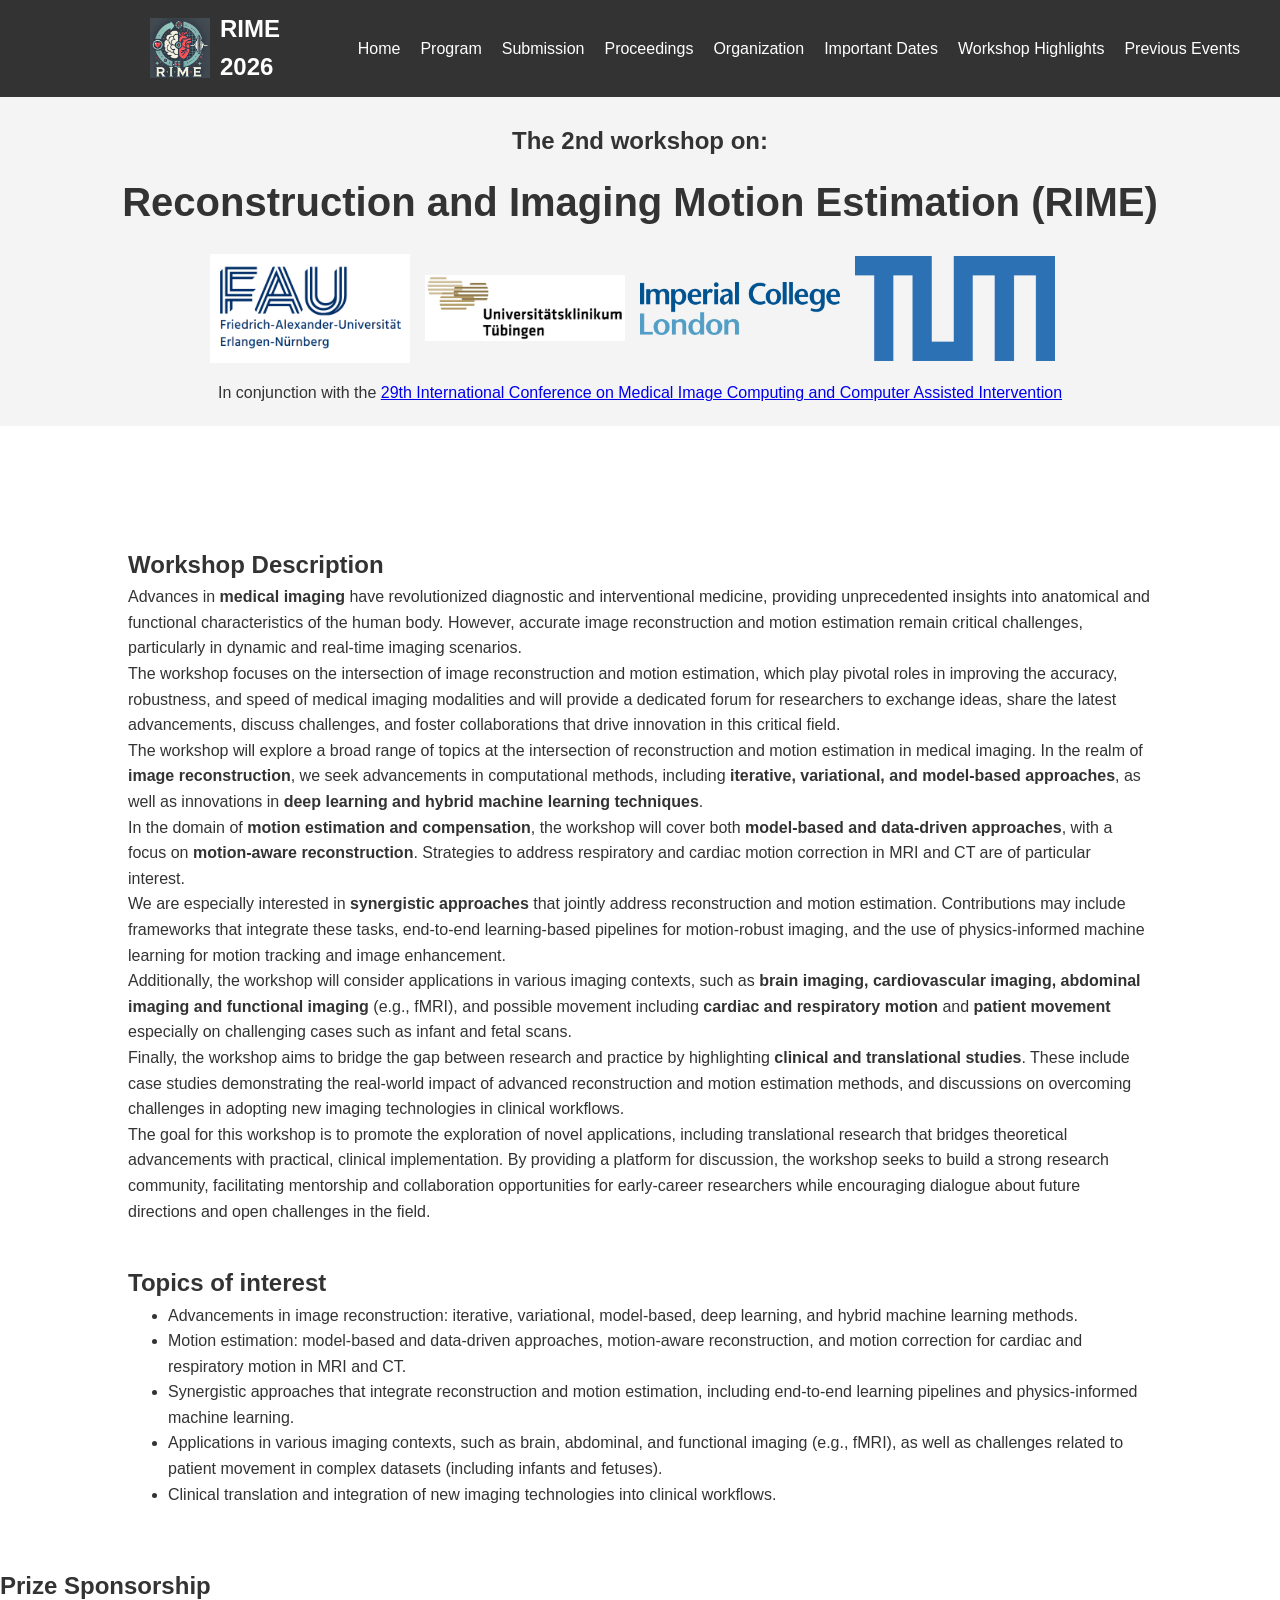
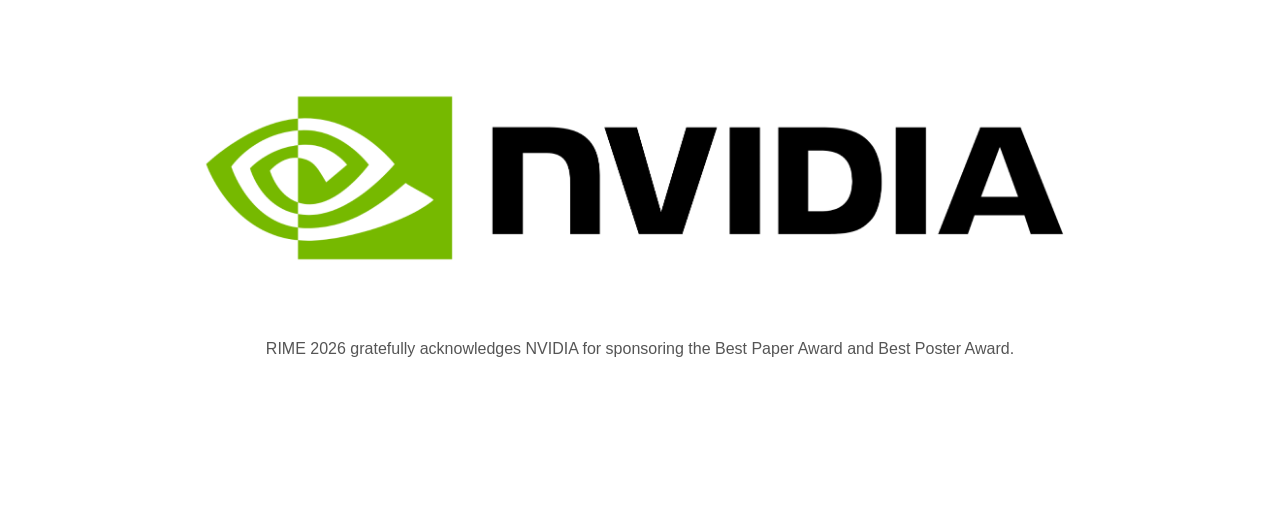
<file: index.html>
<!DOCTYPE html>
<html lang="en">
<head>
  <meta charset="UTF-8" />
  <meta name="viewport" content="width=device-width, initial-scale=1.0" />
  <title>RIME 2026</title>
  <link rel="stylesheet" href="/style.css" />
</head>
<body>
  <header>
    <nav>
      <div class="logo">
          <a href="/index.html">
    <img src="2026/images/RIME_logo.png" alt="RIME_logo" class="logo-img">
    RIME 2026 </a>
      </div>
      <ul class="nav-links">
        <li><a href="/index.html">Home</a></li>
        <li><a href="2026/program.html">Program</a></li>
        <li><a href="2026/submission.html">Submission</a></li>
        <li><a href="2026/proceedings.html">Proceedings</a></li>
        <li><a href="2026/organization.html">Organization</a></li>
        <li><a href="2026/dates.html">Important Dates</a></li>
        <li><a href="2026/highlights2026.html">Workshop Highlights</a></li>
        <li class="dropdown">
          <a href="#">Previous Events</a>
          <ul class="dropdown-menu">
            <li><a href="/2025/index.html">2025</a></li>
          </ul>
        </li>
      </ul>
    </nav>
  </header>


  <header class="main-header">
      <h2>The 2nd workshop on:</h2>
  <h1>Reconstruction and Imaging Motion Estimation (RIME)</h1>
    <div class="logo-container">
      <!-- Replace these with your actual logo image paths -->
      <a href="https://www.fau.eu/" target="_blank" rel="noopener noreferrer">
      <img src="2026/images/image_FAU.png" alt="FAU" style="width:200px; margin-right: 15px;">
      </a>
      <a href="https://www.medizin.uni-tuebingen.de/de/" target="_blank" rel="noopener noreferrer">
      <img src="2026/images/Logo_UKT.jpg" alt="UTK" style="width:200px;margin-right: 15px;">
      </a>
      <a href="https://www.imperial.ac.uk/" target="_blank" rel="noopener noreferrer">
      <img src="2026/images/Logo_for_Imperial_College_London.png" alt="Imperial" style="width:200px;margin-right: 15px;">
      </a>
      <a href="https://www.tum.de/" target="_blank" rel="noopener noreferrer">
      <img src="2026/images/Logo_of_the_Technical_University_of_Munich.svg.png" alt="TUM" style="width:200px;margin-right: 15px;">
      </a>
      <!--<a href="https://www.tum.de/" target="_blank" rel="noopener noreferrer">
      <img src="logo2.png" alt="TUM" class="logo" />
      You can add more logos as needed -->
    </div>
        <p>In conjunction with the <a href="https://conferences.miccai.org/2026/en/default.asp" target="_blank">29th International Conference on Medical Image Computing and Computer Assisted Intervention</a></p>
  </header>


 <!-- <section class="content">
    <div class="container">
          <p class="justified-text">Advances in medical imaging have revolutionized healthcare, offering detailed insights into anatomical and functional processes. However, accurate image reconstruction and motion estimation remain critical challenges, particularly in dynamic and real-time imaging. This workshop focuses on the intersection of reconstruction and motion estimation, exploring their pivotal roles in enhancing the accuracy, robustness, and speed of medical imaging modalities.
We aim to foster discussions on a wide range of topics, including computational methods for image reconstruction, innovations in machine learning, and model-based and data-driven approaches for motion estimation and compensation. Special emphasis will be placed on synergistic frameworks that integrate reconstruction and motion estimation tasks, as well as translational research highlighting clinical applications.
By bringing together researchers, clinicians, and industry experts, this workshop seeks to bridge the gap between theoretical advancements and clinical practice, promote collaboration, and inspire the next generation of innovators in medical imaging.</p>
    </div>
  </section> -->

    <section class="about">
    <div class="container">
      <h2>Workshop Description</h2>
   <p>
    Advances in <span class="highlight">medical imaging</span> have revolutionized diagnostic and interventional medicine, 
     providing unprecedented insights into anatomical and functional characteristics of the human body. However, 
     accurate image reconstruction and motion estimation remain critical challenges, particularly in dynamic and real-time imaging scenarios.
  <br>
    The workshop focuses on the intersection of image reconstruction and motion estimation, which play pivotal roles in improving the accuracy, 
     robustness, and speed of medical imaging modalities and will provide a dedicated forum for researchers to exchange ideas, share the latest advancements, 
     discuss challenges, and foster collaborations that drive innovation in this critical field.
  <br>
    The workshop will explore a broad range of topics at the intersection of reconstruction and motion estimation in medical imaging. 
     In the realm of <span class="highlight">image reconstruction</span>, we seek advancements in computational methods, including <span class="highlight">iterative, variational, 
       and model-based approaches</span>, as well as innovations in <span class="highlight">deep learning and hybrid machine learning techniques</span>.
  <br>
    In the domain of <span class="highlight">motion estimation and compensation</span>, the workshop will cover both <span class="highlight">model-based and data-driven approaches</span>, 
       with a focus on <span class="highlight">motion-aware reconstruction</span>. Strategies to address respiratory and cardiac motion correction in MRI and CT are of particular interest.
  <br>
    We are especially interested in <span class="highlight">synergistic approaches</span> that jointly address reconstruction and motion estimation. 
       Contributions may include frameworks that integrate these tasks, end-to-end learning-based pipelines for motion-robust imaging, 
       and the use of physics-informed machine learning for motion tracking and image enhancement.
  <br>
    Additionally, the workshop will consider applications in various imaging contexts, such as <span class="highlight">brain imaging, cardiovascular imaging, 
       abdominal imaging and functional imaging</span> (e.g., fMRI), and possible movement including <span class="highlight">cardiac and respiratory motion</span> 
     and <span class="highlight">patient movement</span> especially on challenging cases such as infant and fetal scans.
  <br>
    Finally, the workshop aims to bridge the gap between research and practice by highlighting <span class="highlight">clinical and translational studies</span>. 
       These include case studies demonstrating the real-world impact of advanced reconstruction and motion estimation methods, 
       and discussions on overcoming challenges in adopting new imaging technologies in clinical workflows.
  <br>
    The goal for this workshop is to promote the exploration of novel applications, including translational research that bridges 
       theoretical advancements with practical, clinical implementation. By providing a platform for discussion, 
       the workshop seeks to build a strong research community, facilitating mentorship and collaboration opportunities for 
       early-career researchers while encouraging dialogue about future directions and open challenges in the field.
  </p>
      
    <h2>Topics of interest</h2>
    <ul style="list-style-type: disc; padding-left: 40px;">
      <li>
        Advancements in image reconstruction: iterative, variational, model-based, deep learning, and hybrid machine learning methods.
      </li>
      <li>
        Motion estimation: model-based and data-driven approaches, motion-aware reconstruction, and motion correction for cardiac and respiratory motion in MRI and CT.
      </li>
      <li>
        Synergistic approaches that integrate reconstruction and motion estimation, including end-to-end learning pipelines and physics-informed machine learning.
      </li>
      <li>
        Applications in various imaging contexts, such as brain, abdominal, and functional imaging (e.g., fMRI), as well as challenges related to patient movement in complex datasets (including infants and fetuses).
      </li>
      <li>
        Clinical translation and integration of new imaging technologies into clinical workflows.
      </li>
    </ul>


      
  </div>
    



<h2>Prize Sponsorship</h2>
<div class="sponsor">
  <img
    src="/2026/images/nvidia_logo.png"
    alt="NVIDIA logo"
    class="sponsor-logo"
  >

  <div class="info">
    <p>
      RIME 2026 gratefully acknowledges NVIDIA for sponsoring the
      Best Paper Award and Best Poster Award.
    </p>
  </div>
</div>

    <br><br><br><br>
    </div>

</section>
</div>
</body>
</html>
</file>
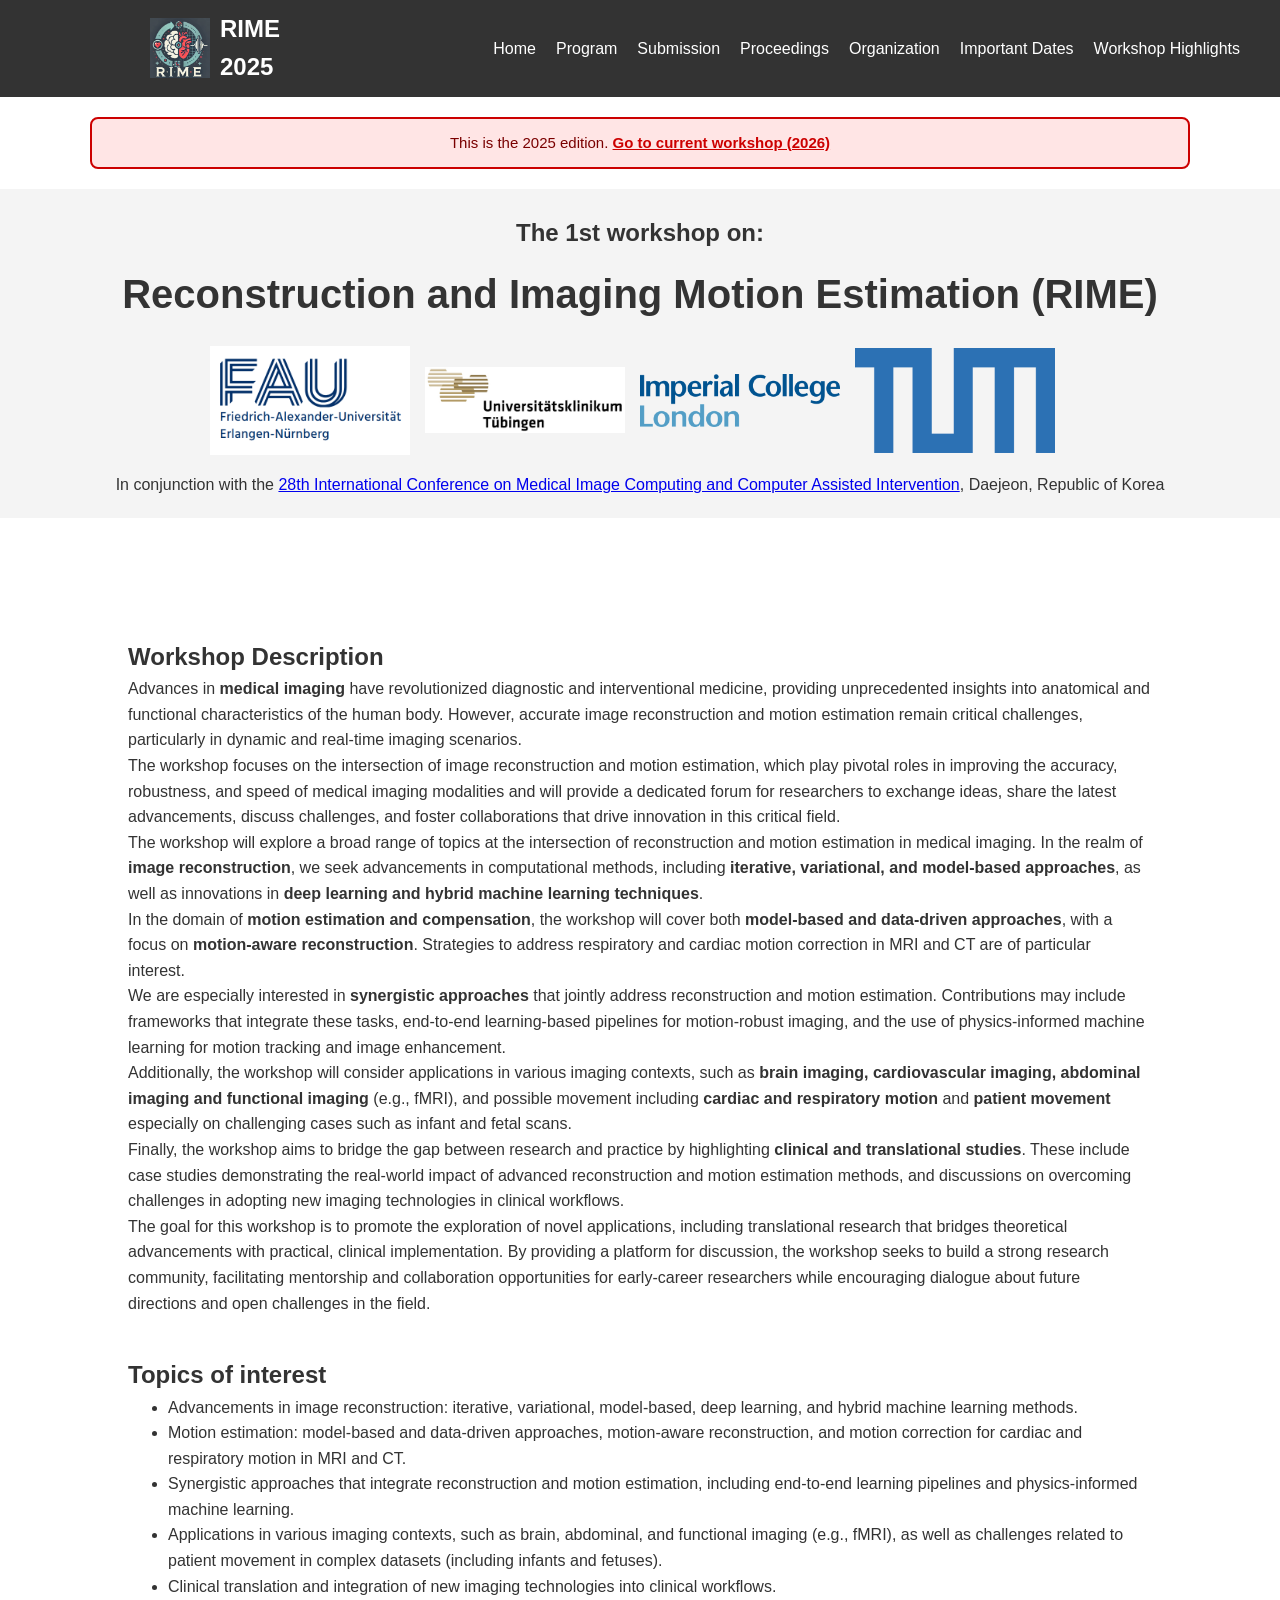
<file: 2025/index.html>
<!DOCTYPE html>
<html lang="en">
<head>
  <meta charset="UTF-8" />
  <meta name="viewport" content="width=device-width, initial-scale=1.0" />
  <title>RIME 2025</title>
  <link rel="stylesheet" href="style.css" />
</head>
<body>
  <header>
    <nav>
      <div class="logo">
          <a href="index.html">
    <img src="images/RIME_logo.png" alt="RIME_logo" class="logo-img">
    RIME 2025 </a>
      </div>
      <ul class="nav-links">
        <li><a href="index.html">Home</a></li>
        <li><a href="program.html">Program</a></li>
        <li><a href="submission.html">Submission</a></li>
        <li><a href="proceedings.html">Proceedings</a></li>
        <li><a href="organization.html">Organization</a></li>
        <li><a href="dates.html">Important Dates</a></li>
        <li><a href="highlights2025.html">Workshop Highlights</a></li>
      </ul>
    </nav>
  </header>

    <div class="archive-banner">
  This is the 2025 edition. 
  <a href="/index.html">Go to current workshop (2026)</a>
</div>

  <header class="main-header">
      <h2>The 1st workshop on:</h2>
  <h1>Reconstruction and Imaging Motion Estimation (RIME)</h1>
    <div class="logo-container">
      <!-- Replace these with your actual logo image paths -->
      <a href="https://www.fau.eu/" target="_blank" rel="noopener noreferrer">
      <img src="images/image_FAU.png" alt="FAU" style="width:200px; margin-right: 15px;">
      </a>
      <a href="https://www.medizin.uni-tuebingen.de/de/" target="_blank" rel="noopener noreferrer">
      <img src="images/Logo_UKT.jpg" alt="UTK" style="width:200px;margin-right: 15px;">
      </a>
      <a href="https://www.imperial.ac.uk/" target="_blank" rel="noopener noreferrer">
      <img src="images/Logo_for_Imperial_College_London.png" alt="Imperial" style="width:200px;margin-right: 15px;">
      </a>
      <a href="https://www.tum.de/" target="_blank" rel="noopener noreferrer">
      <img src="images/Logo_of_the_Technical_University_of_Munich.svg.png" alt="TUM" style="width:200px;margin-right: 15px;">
      </a>
      <!--<a href="https://www.tum.de/" target="_blank" rel="noopener noreferrer">
      <img src="logo2.png" alt="TUM" class="logo" />
      You can add more logos as needed -->
    </div>
        <p>In conjunction with the <a href="https://conferences.miccai.org/2025/en/default.asp" target="_blank">28th International Conference on Medical Image Computing and Computer Assisted Intervention</a>, Daejeon, Republic of Korea</p>
  </header>


 <!-- <section class="content">
    <div class="container">
          <p class="justified-text">Advances in medical imaging have revolutionized healthcare, offering detailed insights into anatomical and functional processes. However, accurate image reconstruction and motion estimation remain critical challenges, particularly in dynamic and real-time imaging. This workshop focuses on the intersection of reconstruction and motion estimation, exploring their pivotal roles in enhancing the accuracy, robustness, and speed of medical imaging modalities.
We aim to foster discussions on a wide range of topics, including computational methods for image reconstruction, innovations in machine learning, and model-based and data-driven approaches for motion estimation and compensation. Special emphasis will be placed on synergistic frameworks that integrate reconstruction and motion estimation tasks, as well as translational research highlighting clinical applications.
By bringing together researchers, clinicians, and industry experts, this workshop seeks to bridge the gap between theoretical advancements and clinical practice, promote collaboration, and inspire the next generation of innovators in medical imaging.</p>
    </div>
  </section> -->

    <section class="about">
    <div class="container">
      <h2>Workshop Description</h2>
   <p>
    Advances in <span class="highlight">medical imaging</span> have revolutionized diagnostic and interventional medicine, 
     providing unprecedented insights into anatomical and functional characteristics of the human body. However, 
     accurate image reconstruction and motion estimation remain critical challenges, particularly in dynamic and real-time imaging scenarios.
  <br>
    The workshop focuses on the intersection of image reconstruction and motion estimation, which play pivotal roles in improving the accuracy, 
     robustness, and speed of medical imaging modalities and will provide a dedicated forum for researchers to exchange ideas, share the latest advancements, 
     discuss challenges, and foster collaborations that drive innovation in this critical field.
  <br>
    The workshop will explore a broad range of topics at the intersection of reconstruction and motion estimation in medical imaging. 
     In the realm of <span class="highlight">image reconstruction</span>, we seek advancements in computational methods, including <span class="highlight">iterative, variational, 
       and model-based approaches</span>, as well as innovations in <span class="highlight">deep learning and hybrid machine learning techniques</span>.
  <br>
    In the domain of <span class="highlight">motion estimation and compensation</span>, the workshop will cover both <span class="highlight">model-based and data-driven approaches</span>, 
       with a focus on <span class="highlight">motion-aware reconstruction</span>. Strategies to address respiratory and cardiac motion correction in MRI and CT are of particular interest.
  <br>
    We are especially interested in <span class="highlight">synergistic approaches</span> that jointly address reconstruction and motion estimation. 
       Contributions may include frameworks that integrate these tasks, end-to-end learning-based pipelines for motion-robust imaging, 
       and the use of physics-informed machine learning for motion tracking and image enhancement.
  <br>
    Additionally, the workshop will consider applications in various imaging contexts, such as <span class="highlight">brain imaging, cardiovascular imaging, 
       abdominal imaging and functional imaging</span> (e.g., fMRI), and possible movement including <span class="highlight">cardiac and respiratory motion</span> 
     and <span class="highlight">patient movement</span> especially on challenging cases such as infant and fetal scans.
  <br>
    Finally, the workshop aims to bridge the gap between research and practice by highlighting <span class="highlight">clinical and translational studies</span>. 
       These include case studies demonstrating the real-world impact of advanced reconstruction and motion estimation methods, 
       and discussions on overcoming challenges in adopting new imaging technologies in clinical workflows.
  <br>
    The goal for this workshop is to promote the exploration of novel applications, including translational research that bridges 
       theoretical advancements with practical, clinical implementation. By providing a platform for discussion, 
       the workshop seeks to build a strong research community, facilitating mentorship and collaboration opportunities for 
       early-career researchers while encouraging dialogue about future directions and open challenges in the field.
  </p>
      
    <h2>Topics of interest</h2>
    <ul style="list-style-type: disc; padding-left: 40px;">
      <li>
        Advancements in image reconstruction: iterative, variational, model-based, deep learning, and hybrid machine learning methods.
      </li>
      <li>
        Motion estimation: model-based and data-driven approaches, motion-aware reconstruction, and motion correction for cardiac and respiratory motion in MRI and CT.
      </li>
      <li>
        Synergistic approaches that integrate reconstruction and motion estimation, including end-to-end learning pipelines and physics-informed machine learning.
      </li>
      <li>
        Applications in various imaging contexts, such as brain, abdominal, and functional imaging (e.g., fMRI), as well as challenges related to patient movement in complex datasets (including infants and fetuses).
      </li>
      <li>
        Clinical translation and integration of new imaging technologies into clinical workflows.
      </li>
    </ul>
  </div>
    </div>
  </section>
  
<!--  <footer>
    <p>&copy; 2024 MMM I. All Rights Reserved.</p>
  </footer> -->
</body>
</html>
</file>
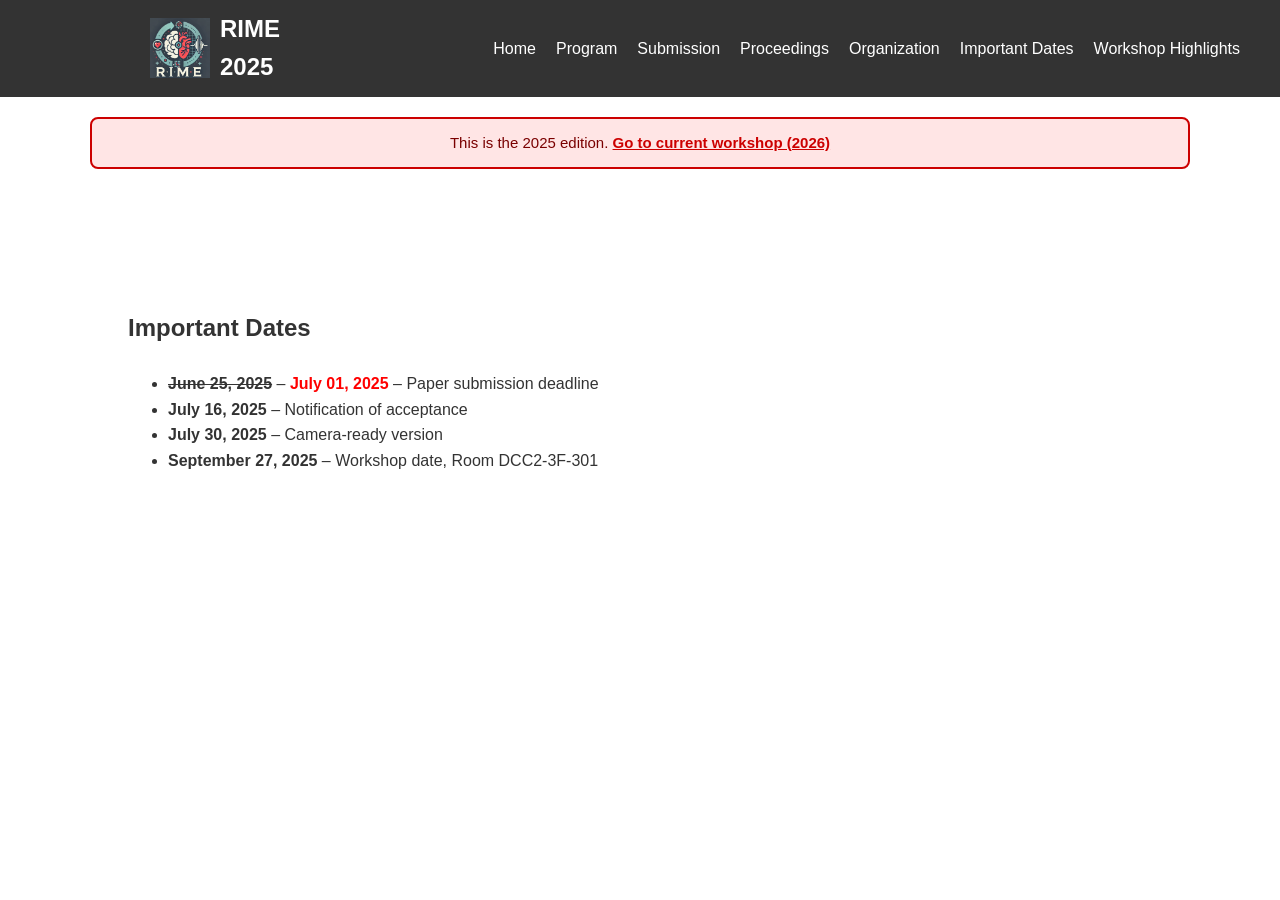
<file: 2025/dates.html>
<!DOCTYPE html>
<html lang="en">
<head>
  <meta charset="UTF-8" />
  <meta name="viewport" content="width=device-width, initial-scale=1.0" />
  <title>RIME 2025 - Important Dates</title>
  <link rel="stylesheet" href="style.css" />
</head>
<body>
  <header>
    <nav>
      <div class="logo">
   <a href="index.html">
    <img src="images/RIME_logo.png" alt="RIME_logo" class="logo-img">
    RIME 2025 </a>      </div>
      <ul class="nav-links">
        <li><a href="index.html">Home</a></li>
        <li><a href="program.html">Program</a></li>
        <li><a href="submission.html">Submission</a></li>
        <li><a href="proceedings.html">Proceedings</a></li>
        <li><a href="organization.html">Organization</a></li>
        <li><a href="dates.html">Important Dates</a></li>
        <li><a href="highlights2025.html">Workshop Highlights</a></li>
      </ul>
    </nav>
  </header>

    <div class="archive-banner">
  This is the 2025 edition. 
  <a href="/index.html">Go to current workshop (2026)</a>
</div>

  <section class="about">
    <div class="container">
      <p>
<h2>Important Dates</h2>
<ul style="list-style-type: disc; padding-left: 40px; margin-top: 1.5em;">
  <li><strong><del>June 25, 2025</del></strong> – 
  <span style="color: red;"><strong>July 01, 2025</strong></span> – Paper submission deadline</li>
  <li><strong>July 16, 2025</strong> – Notification of acceptance</li>
  <li><strong>July 30, 2025</strong> – Camera-ready version</li>
  <li><strong>September 27, 2025</strong> – Workshop date, Room DCC2-3F-301</li>
</ul>
      </p>
    </div>
  </section>

  <!--<footer>
    <p>&copy; 2024 MMM I. All Rights Reserved.</p>
  </footer>-->
</body>
</html>
</file>
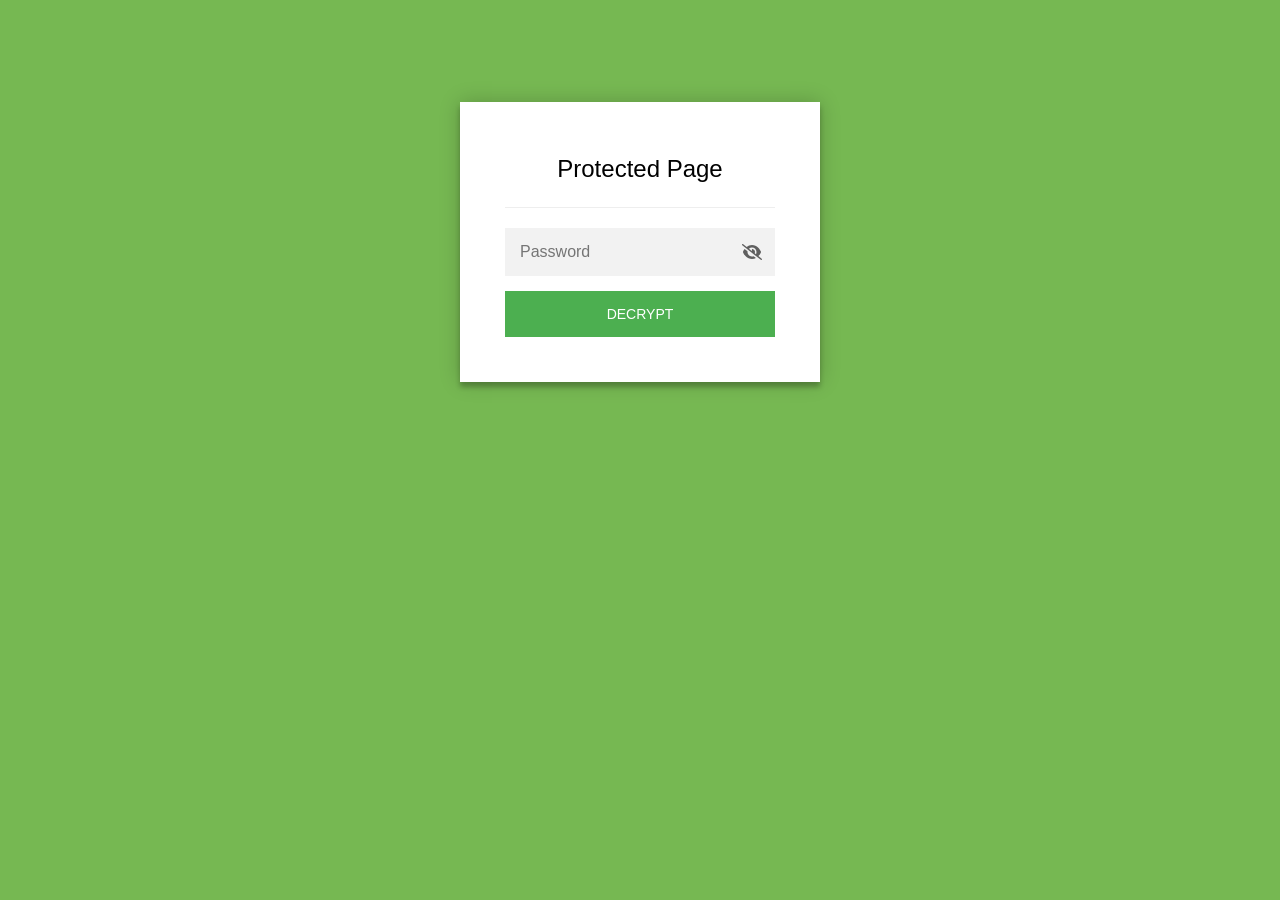
<file: 2025/encrypted.html>
<!DOCTYPE html>
<html class="staticrypt-html">
    <head>
        <meta charset="utf-8" />
        <title>Protected Page</title>
        <meta name="viewport" content="width=device-width, initial-scale=1" />

        <!-- do not cache this page -->
        <meta http-equiv="cache-control" content="max-age=0" />
        <meta http-equiv="cache-control" content="no-cache" />
        <meta http-equiv="expires" content="0" />
        <meta http-equiv="expires" content="Tue, 01 Jan 1980 1:00:00 GMT" />
        <meta http-equiv="pragma" content="no-cache" />

        <style>
            .staticrypt-hr {
                margin-top: 20px;
                margin-bottom: 20px;
                border: 0;
                border-top: 1px solid #eee;
            }

            .staticrypt-page {
                width: 360px;
                padding: 8% 0 0;
                margin: auto;
                box-sizing: border-box;
            }

            .staticrypt-form {
                position: relative;
                z-index: 1;
                background: #ffffff;
                max-width: 360px;
                margin: 0 auto 100px;
                padding: 45px;
                text-align: center;
                box-shadow: 0 0 20px 0 rgba(0, 0, 0, 0.2), 0 5px 5px 0 rgba(0, 0, 0, 0.24);
            }

            .staticrypt-form input[type="password"],
            input[type="text"] {
                background: inherit;
                border: 0;
                box-sizing: border-box; /* This ensures padding is included in the total width */
                font-size: 14px;
                outline: 0;
                padding: 15px 30px 15px 15px; /* Adjust the padding to ensure there is space for the icon */
                width: 100%;
            }

            .staticrypt-password-container {
                position: relative;
                outline: 0;
                background: #f2f2f2;
                width: 100%;
                border: 0;
                margin: 0 0 15px;
                box-sizing: border-box;
            }

            .staticrypt-toggle-password-visibility {
                cursor: pointer;
                height: 20px;
                opacity: 60%;
                padding: 13px;
                position: absolute;
                right: 0;
                top: 50%;
                transform: translateY(-50%);
                width: 20px;
            }

            .staticrypt-form .staticrypt-decrypt-button {
                text-transform: uppercase;
                outline: 0;
                background: #4CAF50;
                width: 100%;
                border: 0;
                padding: 15px;
                color: #ffffff;
                font-size: 14px;
                cursor: pointer;
            }

            .staticrypt-form .staticrypt-decrypt-button:hover,
            .staticrypt-form .staticrypt-decrypt-button:active,
            .staticrypt-form .staticrypt-decrypt-button:focus {
                background: #4CAF50;
                filter: brightness(92%);
            }

            .staticrypt-html {
                height: 100%;
            }

            .staticrypt-body {
                height: 100%;
                margin: 0;
            }

            .staticrypt-content {
                height: 100%;
                margin-bottom: 1em;
                background: #76B852;
                font-family: "Arial", sans-serif;
                -webkit-font-smoothing: antialiased;
                -moz-osx-font-smoothing: grayscale;
            }

            .staticrypt-instructions {
                margin-top: -1em;
                margin-bottom: 1em;
            }

            .staticrypt-title {
                font-size: 1.5em;
            }

            label.staticrypt-remember {
                display: flex;
                align-items: center;
                margin-bottom: 1em;
            }

            .staticrypt-remember input[type="checkbox"] {
                transform: scale(1.5);
                margin-right: 1em;
            }

            .hidden {
                display: none !important;
            }

            .staticrypt-spinner-container {
                height: 100%;
                display: flex;
                align-items: center;
                justify-content: center;
            }

            .staticrypt-spinner {
                display: inline-block;
                width: 2rem;
                height: 2rem;
                vertical-align: text-bottom;
                border: 0.25em solid gray;
                border-right-color: transparent;
                border-radius: 50%;
                -webkit-animation: spinner-border 0.75s linear infinite;
                animation: spinner-border 0.75s linear infinite;
                animation-duration: 0.75s;
                animation-timing-function: linear;
                animation-delay: 0s;
                animation-iteration-count: infinite;
                animation-direction: normal;
                animation-fill-mode: none;
                animation-play-state: running;
                animation-name: spinner-border;
            }

            @keyframes spinner-border {
                100% {
                    transform: rotate(360deg);
                }
            }

            @media screen and (-webkit-min-device-pixel-ratio: 0) {
                .staticrypt-form input[type="password"],
                input[type="text"] {
                    font-size: 16px;
                }
            }
        </style>
    </head>

    <body class="staticrypt-body">
        <div id="staticrypt_loading" class="staticrypt-spinner-container">
            <div class="staticrypt-spinner"></div>
        </div>

        <div id="staticrypt_content" class="staticrypt-content hidden">
            <div class="staticrypt-page">
                <div class="staticrypt-form">
                    <div class="staticrypt-instructions">
                        <p class="staticrypt-title">Protected Page</p>
                        <p></p>
                    </div>

                    <hr class="staticrypt-hr" />

                    <form id="staticrypt-form" action="#" method="post">
                        <div class="staticrypt-password-container">
                            <input
                                id="staticrypt-password"
                                type="password"
                                name="password"
                                placeholder="Password"
                                autofocus
                            />

                            <img
                                class="staticrypt-toggle-password-visibility"
                                alt="template_toggle_show"
                                title="template_toggle_show"
                                src="[data-uri]"
                            />
                        </div>

                        <label id="staticrypt-remember-label" class="staticrypt-remember hidden">
                            <input id="staticrypt-remember" type="checkbox" name="remember" />
                            Remember me
                        </label>

                        <input type="submit" class="staticrypt-decrypt-button" value="DECRYPT" />
                    </form>
                </div>
            </div>
        </div>

        <script>
            // these variables will be filled when generating the file - the template format is 'variable_name'
            const staticryptInitiator = 
            ((function(){
  const exports = {};
  const cryptoEngine = ((function(){
  const exports = {};
  const { subtle } = crypto;

const IV_BITS = 16 * 8;
const HEX_BITS = 4;
const ENCRYPTION_ALGO = "AES-CBC";

/**
 * Translates between utf8 encoded hexadecimal strings
 * and Uint8Array bytes.
 */
const HexEncoder = {
    /**
     * hex string -> bytes
     * @param {string} hexString
     * @returns {Uint8Array}
     */
    parse: function (hexString) {
        if (hexString.length % 2 !== 0) throw "Invalid hexString";
        const arrayBuffer = new Uint8Array(hexString.length / 2);

        for (let i = 0; i < hexString.length; i += 2) {
            const byteValue = parseInt(hexString.substring(i, i + 2), 16);
            if (isNaN(byteValue)) {
                throw "Invalid hexString";
            }
            arrayBuffer[i / 2] = byteValue;
        }
        return arrayBuffer;
    },

    /**
     * bytes -> hex string
     * @param {Uint8Array} bytes
     * @returns {string}
     */
    stringify: function (bytes) {
        const hexBytes = [];

        for (let i = 0; i < bytes.length; ++i) {
            let byteString = bytes[i].toString(16);
            if (byteString.length < 2) {
                byteString = "0" + byteString;
            }
            hexBytes.push(byteString);
        }
        return hexBytes.join("");
    },
};

/**
 * Translates between utf8 strings and Uint8Array bytes.
 */
const UTF8Encoder = {
    parse: function (str) {
        return new TextEncoder().encode(str);
    },

    stringify: function (bytes) {
        return new TextDecoder().decode(bytes);
    },
};

/**
 * Salt and encrypt a msg with a password.
 */
async function encrypt(msg, hashedPassword) {
    // Must be 16 bytes, unpredictable, and preferably cryptographically random. However, it need not be secret.
    // https://developer.mozilla.org/en-US/docs/Web/API/SubtleCrypto/encrypt#parameters
    const iv = crypto.getRandomValues(new Uint8Array(IV_BITS / 8));

    const key = await subtle.importKey("raw", HexEncoder.parse(hashedPassword), ENCRYPTION_ALGO, false, ["encrypt"]);

    const encrypted = await subtle.encrypt(
        {
            name: ENCRYPTION_ALGO,
            iv: iv,
        },
        key,
        UTF8Encoder.parse(msg)
    );

    // iv will be 32 hex characters, we prepend it to the ciphertext for use in decryption
    return HexEncoder.stringify(iv) + HexEncoder.stringify(new Uint8Array(encrypted));
}
exports.encrypt = encrypt;

/**
 * Decrypt a salted msg using a password.
 *
 * @param {string} encryptedMsg
 * @param {string} hashedPassword
 * @returns {Promise<string>}
 */
async function decrypt(encryptedMsg, hashedPassword) {
    const ivLength = IV_BITS / HEX_BITS;
    const iv = HexEncoder.parse(encryptedMsg.substring(0, ivLength));
    const encrypted = encryptedMsg.substring(ivLength);

    const key = await subtle.importKey("raw", HexEncoder.parse(hashedPassword), ENCRYPTION_ALGO, false, ["decrypt"]);

    const outBuffer = await subtle.decrypt(
        {
            name: ENCRYPTION_ALGO,
            iv: iv,
        },
        key,
        HexEncoder.parse(encrypted)
    );

    return UTF8Encoder.stringify(new Uint8Array(outBuffer));
}
exports.decrypt = decrypt;

/**
 * Salt and hash the password so it can be stored in localStorage without opening a password reuse vulnerability.
 *
 * @param {string} password
 * @param {string} salt
 * @returns {Promise<string>}
 */
async function hashPassword(password, salt) {
    // we hash the password in multiple steps, each adding more iterations. This is because we used to allow less
    // iterations, so for backward compatibility reasons, we need to support going from that to more iterations.
    let hashedPassword = await hashLegacyRound(password, salt);

    hashedPassword = await hashSecondRound(hashedPassword, salt);

    return hashThirdRound(hashedPassword, salt);
}
exports.hashPassword = hashPassword;

/**
 * This hashes the password with 1k iterations. This is a low number, we need this function to support backwards
 * compatibility.
 *
 * @param {string} password
 * @param {string} salt
 * @returns {Promise<string>}
 */
function hashLegacyRound(password, salt) {
    return pbkdf2(password, salt, 1000, "SHA-1");
}
exports.hashLegacyRound = hashLegacyRound;

/**
 * Add a second round of iterations. This is because we used to use 1k, so for backwards compatibility with
 * remember-me/autodecrypt links, we need to support going from that to more iterations.
 *
 * @param hashedPassword
 * @param salt
 * @returns {Promise<string>}
 */
function hashSecondRound(hashedPassword, salt) {
    return pbkdf2(hashedPassword, salt, 14000, "SHA-256");
}
exports.hashSecondRound = hashSecondRound;

/**
 * Add a third round of iterations to bring total number to 600k. This is because we used to use 1k, then 15k, so for
 * backwards compatibility with remember-me/autodecrypt links, we need to support going from that to more iterations.
 *
 * @param hashedPassword
 * @param salt
 * @returns {Promise<string>}
 */
function hashThirdRound(hashedPassword, salt) {
    return pbkdf2(hashedPassword, salt, 585000, "SHA-256");
}
exports.hashThirdRound = hashThirdRound;

/**
 * Salt and hash the password so it can be stored in localStorage without opening a password reuse vulnerability.
 *
 * @param {string} password
 * @param {string} salt
 * @param {int} iterations
 * @param {string} hashAlgorithm
 * @returns {Promise<string>}
 */
async function pbkdf2(password, salt, iterations, hashAlgorithm) {
    const key = await subtle.importKey("raw", UTF8Encoder.parse(password), "PBKDF2", false, ["deriveBits"]);

    const keyBytes = await subtle.deriveBits(
        {
            name: "PBKDF2",
            hash: hashAlgorithm,
            iterations,
            salt: UTF8Encoder.parse(salt),
        },
        key,
        256
    );

    return HexEncoder.stringify(new Uint8Array(keyBytes));
}

function generateRandomSalt() {
    const bytes = crypto.getRandomValues(new Uint8Array(128 / 8));

    return HexEncoder.stringify(new Uint8Array(bytes));
}
exports.generateRandomSalt = generateRandomSalt;

async function signMessage(hashedPassword, message) {
    const key = await subtle.importKey(
        "raw",
        HexEncoder.parse(hashedPassword),
        {
            name: "HMAC",
            hash: "SHA-256",
        },
        false,
        ["sign"]
    );
    const signature = await subtle.sign("HMAC", key, UTF8Encoder.parse(message));

    return HexEncoder.stringify(new Uint8Array(signature));
}
exports.signMessage = signMessage;

function getRandomAlphanum() {
    const possibleCharacters = "abcdefghijklmnopqrstuvwxyzABCDEFGHIJKLMNOPQRSTUVWXYZ0123456789";

    let byteArray;
    let parsedInt;

    // Keep generating new random bytes until we get a value that falls
    // within a range that can be evenly divided by possibleCharacters.length
    do {
        byteArray = crypto.getRandomValues(new Uint8Array(1));
        // extract the lowest byte to get an int from 0 to 255 (probably unnecessary, since we're only generating 1 byte)
        parsedInt = byteArray[0] & 0xff;
    } while (parsedInt >= 256 - (256 % possibleCharacters.length));

    // Take the modulo of the parsed integer to get a random number between 0 and totalLength - 1
    const randomIndex = parsedInt % possibleCharacters.length;

    return possibleCharacters[randomIndex];
}

/**
 * Generate a random string of a given length.
 *
 * @param {int} length
 * @returns {string}
 */
function generateRandomString(length) {
    let randomString = "";

    for (let i = 0; i < length; i++) {
        randomString += getRandomAlphanum();
    }

    return randomString;
}
exports.generateRandomString = generateRandomString;

  return exports;
})());
const codec = ((function(){
  const exports = {};
  /**
 * Initialize the codec with the provided cryptoEngine - this return functions to encode and decode messages.
 *
 * @param cryptoEngine - the engine to use for encryption / decryption
 */
function init(cryptoEngine) {
    const exports = {};

    /**
     * Top-level function for encoding a message.
     * Includes password hashing, encryption, and signing.
     *
     * @param {string} msg
     * @param {string} password
     * @param {string} salt
     *
     * @returns {string} The encoded text
     */
    async function encode(msg, password, salt) {
        const hashedPassword = await cryptoEngine.hashPassword(password, salt);

        const encrypted = await cryptoEngine.encrypt(msg, hashedPassword);

        // we use the hashed password in the HMAC because this is effectively what will be used a password (so we can store
        // it in localStorage safely, we don't use the clear text password)
        const hmac = await cryptoEngine.signMessage(hashedPassword, encrypted);

        return hmac + encrypted;
    }
    exports.encode = encode;

    /**
     * Encode using a password that has already been hashed. This is useful to encode multiple messages in a row, that way
     * we don't need to hash the password multiple times.
     *
     * @param {string} msg
     * @param {string} hashedPassword
     *
     * @returns {string} The encoded text
     */
    async function encodeWithHashedPassword(msg, hashedPassword) {
        const encrypted = await cryptoEngine.encrypt(msg, hashedPassword);

        // we use the hashed password in the HMAC because this is effectively what will be used a password (so we can store
        // it in localStorage safely, we don't use the clear text password)
        const hmac = await cryptoEngine.signMessage(hashedPassword, encrypted);

        return hmac + encrypted;
    }
    exports.encodeWithHashedPassword = encodeWithHashedPassword;

    /**
     * Top-level function for decoding a message.
     * Includes signature check and decryption.
     *
     * @param {string} signedMsg
     * @param {string} hashedPassword
     * @param {string} salt
     * @param {int} backwardCompatibleAttempt
     * @param {string} originalPassword
     *
     * @returns {Object} {success: true, decoded: string} | {success: false, message: string}
     */
    async function decode(signedMsg, hashedPassword, salt, backwardCompatibleAttempt = 0, originalPassword = "") {
        const encryptedHMAC = signedMsg.substring(0, 64);
        const encryptedMsg = signedMsg.substring(64);
        const decryptedHMAC = await cryptoEngine.signMessage(hashedPassword, encryptedMsg);

        if (decryptedHMAC !== encryptedHMAC) {
            // we have been raising the number of iterations in the hashing algorithm multiple times, so to support the old
            // remember-me/autodecrypt links we need to try bringing the old hashes up to speed.
            originalPassword = originalPassword || hashedPassword;
            if (backwardCompatibleAttempt === 0) {
                const updatedHashedPassword = await cryptoEngine.hashThirdRound(originalPassword, salt);

                return decode(signedMsg, updatedHashedPassword, salt, backwardCompatibleAttempt + 1, originalPassword);
            }
            if (backwardCompatibleAttempt === 1) {
                let updatedHashedPassword = await cryptoEngine.hashSecondRound(originalPassword, salt);
                updatedHashedPassword = await cryptoEngine.hashThirdRound(updatedHashedPassword, salt);

                return decode(signedMsg, updatedHashedPassword, salt, backwardCompatibleAttempt + 1, originalPassword);
            }

            return { success: false, message: "Signature mismatch" };
        }

        return {
            success: true,
            decoded: await cryptoEngine.decrypt(encryptedMsg, hashedPassword),
        };
    }
    exports.decode = decode;

    return exports;
}
exports.init = init;

  return exports;
})());
const decode = codec.init(cryptoEngine).decode;

/**
 * Initialize the staticrypt module, that exposes functions callbable by the password_template.
 *
 * @param {{
 *  staticryptEncryptedMsgUniqueVariableName: string,
 *  isRememberEnabled: boolean,
 *  rememberDurationInDays: number,
 *  staticryptSaltUniqueVariableName: string,
 * }} staticryptConfig - object of data that is stored on the password_template at encryption time.
 *
 * @param {{
 *  rememberExpirationKey: string,
 *  rememberPassphraseKey: string,
 *  replaceHtmlCallback: function,
 *  clearLocalStorageCallback: function,
 * }} templateConfig - object of data that can be configured by a custom password_template.
 */
function init(staticryptConfig, templateConfig) {
    const exports = {};

    /**
     * Decrypt our encrypted page, replace the whole HTML.
     *
     * @param {string} hashedPassword
     * @returns {Promise<boolean>}
     */
    async function decryptAndReplaceHtml(hashedPassword) {
        const { staticryptEncryptedMsgUniqueVariableName, staticryptSaltUniqueVariableName } = staticryptConfig;
        const { replaceHtmlCallback } = templateConfig;

        const result = await decode(
            staticryptEncryptedMsgUniqueVariableName,
            hashedPassword,
            staticryptSaltUniqueVariableName
        );
        if (!result.success) {
            return false;
        }
        const plainHTML = result.decoded;

        // if the user configured a callback call it, otherwise just replace the whole HTML
        if (typeof replaceHtmlCallback === "function") {
            replaceHtmlCallback(plainHTML);
        } else {
            document.write(plainHTML);
            document.close();
        }

        return true;
    }

    /**
     * Attempt to decrypt the page and replace the whole HTML.
     *
     * @param {string} password
     * @param {boolean} isRememberChecked
     *
     * @returns {Promise<{isSuccessful: boolean, hashedPassword?: string}>} - we return an object, so that if we want to
     *   expose more information in the future we can do it without breaking the password_template
     */
    async function handleDecryptionOfPage(password, isRememberChecked) {
        const { staticryptSaltUniqueVariableName } = staticryptConfig;

        // decrypt and replace the whole page
        const hashedPassword = await cryptoEngine.hashPassword(password, staticryptSaltUniqueVariableName);
        return handleDecryptionOfPageFromHash(hashedPassword, isRememberChecked);
    }
    exports.handleDecryptionOfPage = handleDecryptionOfPage;

    async function handleDecryptionOfPageFromHash(hashedPassword, isRememberChecked) {
        const { isRememberEnabled, rememberDurationInDays } = staticryptConfig;
        const { rememberExpirationKey, rememberPassphraseKey } = templateConfig;

        const isDecryptionSuccessful = await decryptAndReplaceHtml(hashedPassword);

        if (!isDecryptionSuccessful) {
            return {
                isSuccessful: false,
                hashedPassword,
            };
        }

        // remember the hashedPassword and set its expiration if necessary
        if (isRememberEnabled && isRememberChecked) {
            window.localStorage.setItem(rememberPassphraseKey, hashedPassword);

            // set the expiration if the duration isn't 0 (meaning no expiration)
            if (rememberDurationInDays > 0) {
                window.localStorage.setItem(
                    rememberExpirationKey,
                    (new Date().getTime() + rememberDurationInDays * 24 * 60 * 60 * 1000).toString()
                );
            }
        }

        return {
            isSuccessful: true,
            hashedPassword,
        };
    }
    exports.handleDecryptionOfPageFromHash = handleDecryptionOfPageFromHash;

    /**
     * Clear localstorage from staticrypt related values
     */
    function clearLocalStorage() {
        const { clearLocalStorageCallback, rememberExpirationKey, rememberPassphraseKey } = templateConfig;

        if (typeof clearLocalStorageCallback === "function") {
            clearLocalStorageCallback();
        } else {
            localStorage.removeItem(rememberPassphraseKey);
            localStorage.removeItem(rememberExpirationKey);
        }
    }

    async function handleDecryptOnLoad() {
        let isSuccessful = await decryptOnLoadFromUrl();

        if (!isSuccessful) {
            isSuccessful = await decryptOnLoadFromRememberMe();
        }

        return { isSuccessful };
    }
    exports.handleDecryptOnLoad = handleDecryptOnLoad;

    /**
     * Clear storage if we are logging out
     *
     * @returns {boolean} - whether we logged out
     */
    function logoutIfNeeded() {
        const logoutKey = "staticrypt_logout";

        // handle logout through query param
        const queryParams = new URLSearchParams(window.location.search);
        if (queryParams.has(logoutKey)) {
            clearLocalStorage();
            return true;
        }

        // handle logout through URL fragment
        const hash = window.location.hash.substring(1);
        if (hash.includes(logoutKey)) {
            clearLocalStorage();
            return true;
        }

        return false;
    }

    /**
     * To be called on load: check if we want to try to decrypt and replace the HTML with the decrypted content, and
     * try to do it if needed.
     *
     * @returns {Promise<boolean>} true if we derypted and replaced the whole page, false otherwise
     */
    async function decryptOnLoadFromRememberMe() {
        const { rememberDurationInDays } = staticryptConfig;
        const { rememberExpirationKey, rememberPassphraseKey } = templateConfig;

        // if we are login out, terminate
        if (logoutIfNeeded()) {
            return false;
        }

        // if there is expiration configured, check if we're not beyond the expiration
        if (rememberDurationInDays && rememberDurationInDays > 0) {
            const expiration = localStorage.getItem(rememberExpirationKey),
                isExpired = expiration && new Date().getTime() > parseInt(expiration);

            if (isExpired) {
                clearLocalStorage();
                return false;
            }
        }

        const hashedPassword = localStorage.getItem(rememberPassphraseKey);

        if (hashedPassword) {
            // try to decrypt
            const isDecryptionSuccessful = await decryptAndReplaceHtml(hashedPassword);

            // if the decryption is unsuccessful the password might be wrong - silently clear the saved data and let
            // the user fill the password form again
            if (!isDecryptionSuccessful) {
                clearLocalStorage();
                return false;
            }

            return true;
        }

        return false;
    }

    async function decryptOnLoadFromUrl() {
        const passwordKey = "staticrypt_pwd";
        const rememberMeKey = "remember_me";

        // try to get the password from the query param (for backward compatibility - we now want to avoid this method,
        // since it sends the hashed password to the server which isn't needed)
        const queryParams = new URLSearchParams(window.location.search);
        const hashedPasswordQuery = queryParams.get(passwordKey);
        const rememberMeQuery = queryParams.get(rememberMeKey);

        const urlFragment = window.location.hash.substring(1);
        // get the password from the url fragment
        const hashedPasswordRegexMatch = urlFragment.match(new RegExp(passwordKey + "=([^&]*)"));
        const hashedPasswordFragment = hashedPasswordRegexMatch ? hashedPasswordRegexMatch[1] : null;
        const rememberMeFragment = urlFragment.includes(rememberMeKey);

        const hashedPassword = hashedPasswordFragment || hashedPasswordQuery;
        const rememberMe = rememberMeFragment || rememberMeQuery;

        if (hashedPassword) {
            return handleDecryptionOfPageFromHash(hashedPassword, rememberMe);
        }

        return false;
    }

    return exports;
}
exports.init = init;

  return exports;
})());
        ;
            const templateError = "template_error",
                templateToggleAltShow = "template_toggle_show",
                templateToggleAltHide = "template_toggle_hide",
                isRememberEnabled = false,
                staticryptConfig = {"staticryptEncryptedMsgUniqueVariableName":"[base64]","isRememberEnabled":false,"rememberDurationInDays":0,"staticryptSaltUniqueVariableName":"4cbce7bd46ffabb2afcb7df3e12c0e6f"};

            // you can edit these values to customize some of the behavior of StatiCrypt
            const templateConfig = {
                rememberExpirationKey: "staticrypt_expiration",
                rememberPassphraseKey: "staticrypt_passphrase",
                replaceHtmlCallback: null,
                clearLocalStorageCallback: null,
            };

            // init the staticrypt engine
            const staticrypt = staticryptInitiator.init(staticryptConfig, templateConfig);

            // try to automatically decrypt on load if there is a saved password
            window.onload = async function () {
                const { isSuccessful } = await staticrypt.handleDecryptOnLoad();

                // if we didn't decrypt anything on load, show the password prompt. Otherwise the content has already been
                // replaced, no need to do anything
                if (!isSuccessful) {
                    // hide loading screen
                    document.getElementById("staticrypt_loading").classList.add("hidden");
                    document.getElementById("staticrypt_content").classList.remove("hidden");
                    document.getElementById("staticrypt-password").focus();

                    // show the remember me checkbox
                    if (isRememberEnabled) {
                        document.getElementById("staticrypt-remember-label").classList.remove("hidden");
                    }
                }
            };

            // toggle password visibility
            const toggleIcon = document.querySelector(".staticrypt-toggle-password-visibility");
            // these two icons are coming from FontAwesome
            const imgSrcEyeClosed =
                "[data-uri]";
            const imgSrcEyeOpened =
                "[data-uri]";
            toggleIcon.addEventListener("click", function () {
                const passwordInput = document.getElementById("staticrypt-password");
                if (passwordInput.type === "password") {
                    passwordInput.type = "text";
                    toggleIcon.src = imgSrcEyeOpened;
                    toggleIcon.alt = templateToggleAltHide;
                    toggleIcon.title = templateToggleAltHide;
                } else {
                    passwordInput.type = "password";
                    toggleIcon.src = imgSrcEyeClosed;
                    toggleIcon.alt = templateToggleAltShow;
                    toggleIcon.title = templateToggleAltShow;
                }
            });

            // handle password form submission
            document.getElementById("staticrypt-form").addEventListener("submit", async function (e) {
                e.preventDefault();

                const password = document.getElementById("staticrypt-password").value,
                    isRememberChecked = document.getElementById("staticrypt-remember").checked;

                const { isSuccessful } = await staticrypt.handleDecryptionOfPage(password, isRememberChecked);

                if (!isSuccessful) {
                    alert(templateError);
                }
            });
        </script>
    </body>
</html>
</file>
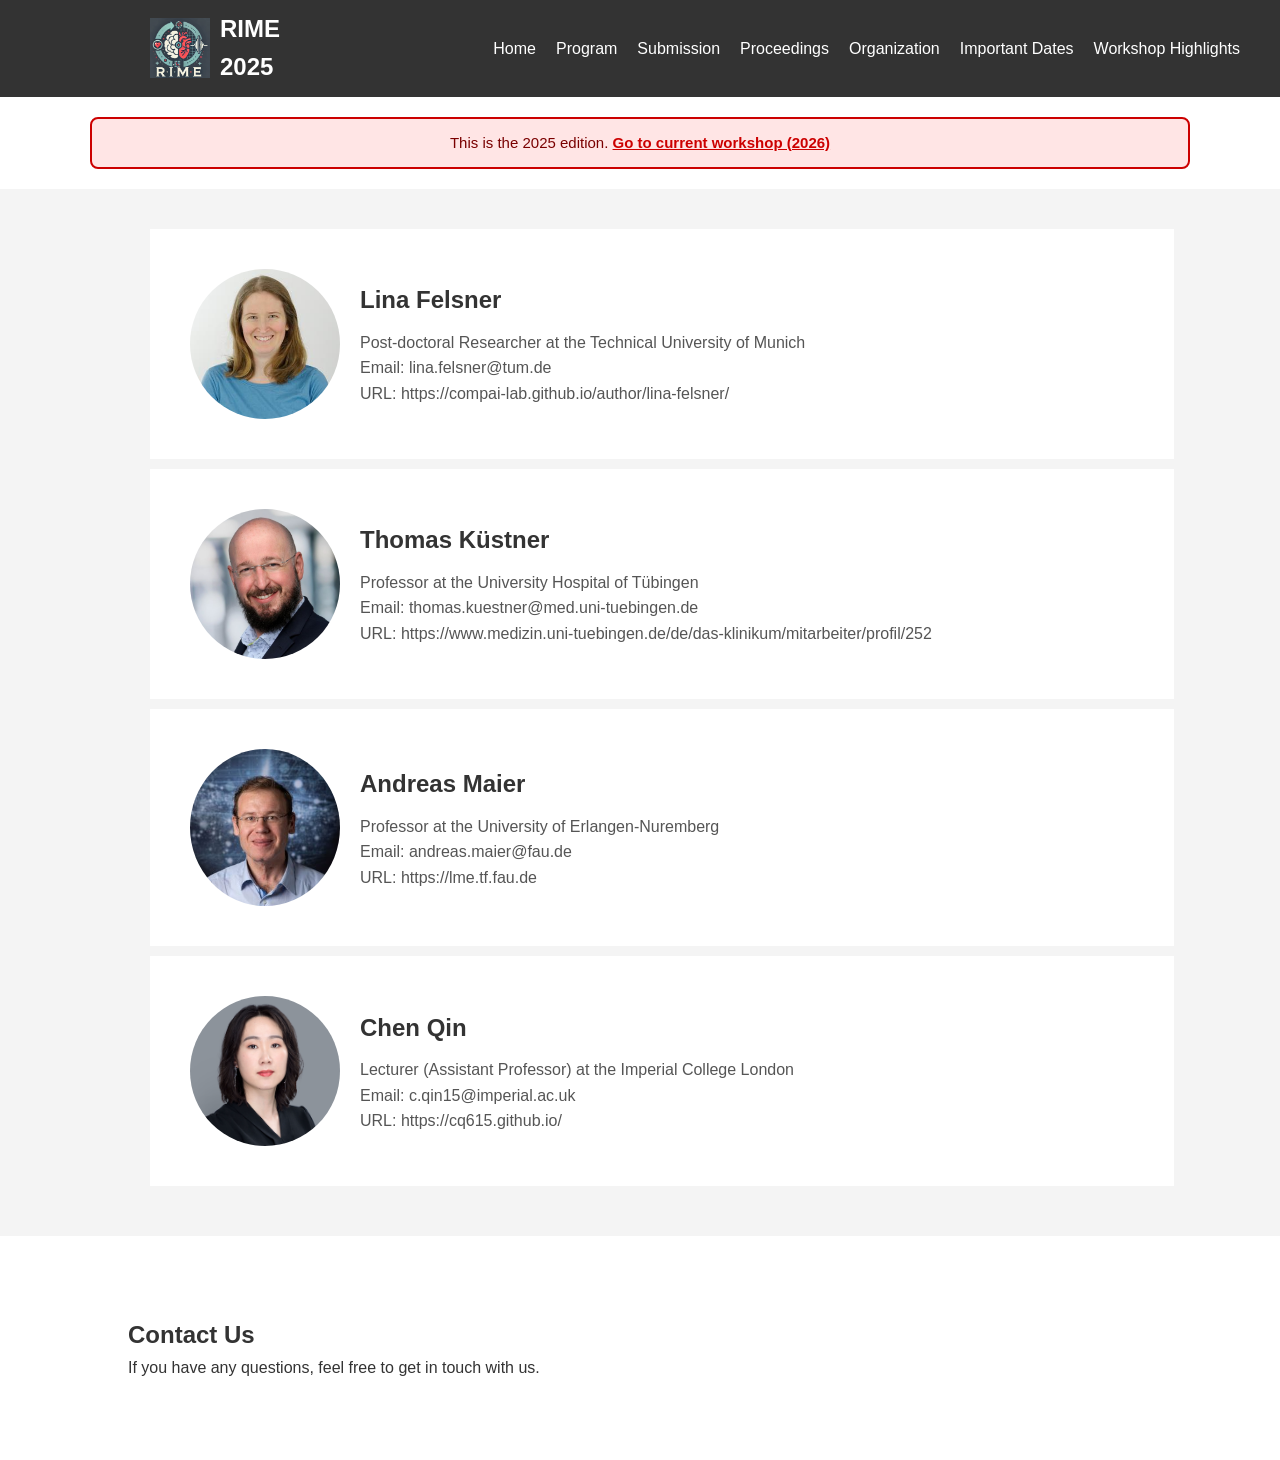
<file: 2025/organization.html>
<!DOCTYPE html>
<html lang="en">
<head>
  <meta charset="UTF-8" />
  <meta name="viewport" content="width=device-width, initial-scale=1.0" />
  <title>RIME 2025 - Organization</title>
  <link rel="stylesheet" href="style.css" />
</head>
<body>
  <header>
    <nav>
      <div class="logo">
   <a href="index.html">
    <img src="images/RIME_logo.png" alt="RIME_logo" class="logo-img">
    RIME 2025 </a>      </div>
      <ul class="nav-links">
        <li><a href="index.html">Home</a></li>
        <li><a href="program.html">Program</a></li>
        <li><a href="submission.html">Submission</a></li>
        <li><a href="proceedings.html">Proceedings</a></li>
        <li><a href="organization.html">Organization</a></li>
        <li><a href="dates.html">Important Dates</a></li>
        <li><a href="highlights2025.html">Workshop Highlights</a></li>
      </ul>
    </nav>
  </header>

    <div class="archive-banner">
  This is the 2025 edition. 
  <a href="/index.html">Go to current workshop (2026)</a>
</div>
  
  <section class="content">
    <div class="person">
    <img src="images/Lina.jpg" alt="Lina">
    <div class="info">
      <h2>Lina Felsner</h2>
      <p>Post-doctoral Researcher at the Technical University of Munich<br>
      Email: lina.felsner@tum.de <br>
      URL: https://compai-lab.github.io/author/lina-felsner/
      </p>
    </div>
  </div>
      
    <div class="person">
    <img src="images/Thomas.png" alt="Thomas">
    <div class="info">
      <h2>Thomas Küstner</h2>
      <p>Professor at the University Hospital of Tübingen<br>
      Email: thomas.kuestner@med.uni-tuebingen.de <br>
      URL: https://www.medizin.uni-tuebingen.de/de/das-klinikum/mitarbeiter/profil/252  
      </p>
    </div>
  </div>

    <div class="person">
    <img src="images/Andreas.jpg" alt="Andreas">
    <div class="info">
      <h2>Andreas Maier</h2>
      <p>Professor at the University of Erlangen-Nuremberg<br>
      Email: andreas.maier@fau.de <br>
      URL: https://lme.tf.fau.de 
      </p>
    </div>
  </div>

    <div class="person">
    <img src="images/Chen.png" alt="Chen">
    <div class="info">
      <h2>Chen Qin</h2>
      <p>Lecturer (Assistant Professor) at the Imperial College London<br>
      Email: c.qin15@imperial.ac.uk <br>
      URL: https://cq615.github.io/
      </p>
    </div>
  </div>
</section>
  
  <section class="contact">
    <div class="container">
      <h1>Contact Us</h1>
      <p>
        If you have any questions, feel free to get in touch with us.
      </p>
    </div>
  </section>

 <!-- <footer>
    <p>&copy; 2024 MMM I. All Rights Reserved.</p>
  </footer>-->
</body>
</html>
</file>
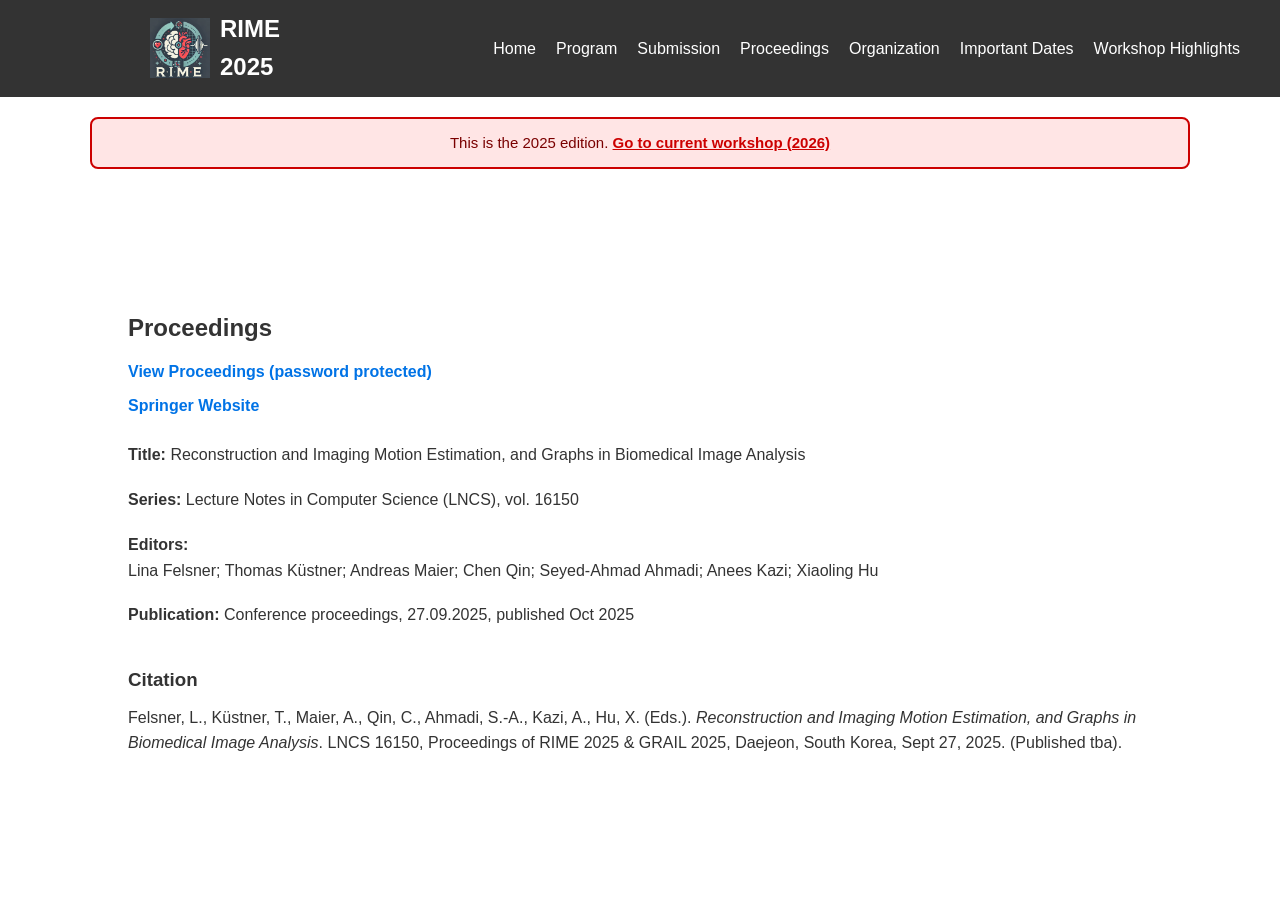
<file: 2025/proceedings.html>
<!DOCTYPE html>
<html lang="en">
<head>
  <meta charset="UTF-8" />
  <meta name="viewport" content="width=device-width, initial-scale=1.0" />
  <title>RIME 2025 - Proceedings</title>
  <link rel="stylesheet" href="style.css" />
</head>
<body>
  <header>
    <nav>
      <div class="logo">
   <a href="index.html">
    <img src="images/RIME_logo.png" alt="RIME_logo" class="logo-img">
    RIME 2025 </a>      </div>
      <ul class="nav-links">
        <li><a href="index.html">Home</a></li>
        <li><a href="program.html">Program</a></li>
        <li><a href="submission.html">Submission</a></li>
        <li><a href="proceedings.html">Proceedings</a></li>
        <li><a href="organization.html">Organization</a></li>
        <li><a href="dates.html">Important Dates</a></li>
        <li><a href="highlights2025.html">Workshop Highlights</a></li>
      </ul>
    </nav>
  </header>

    <div class="archive-banner">
  This is the 2025 edition. 
  <a href="/index.html">Go to current workshop (2026)</a>
</div>

  <section class="about">
    <div class="container">
      <p>
  <h2 style="margin-bottom: 0.5em;">Proceedings</h2>

  <!-- Links stacked vertically -->
  <p style="margin-bottom: 1.2em;">
   <!-- <a href="encrypted.html" style="display: block; color: #0073e6; text-decoration: none; font-weight: bold; margin-bottom: 0.5em;"> -->
    <a href="proceedings_encrypted.html" style="display: block; color: #0073e6; text-decoration: none; font-weight: bold; margin-bottom: 0.5em;">
      View Proceedings (password protected)
    </a>
    <a href="https://link.springer.com/book/9783032061034" style="display: block; color: #0073e6; text-decoration: none; font-weight: bold;">
      Springer Website
    </a>
  </p>

  <!-- Attention Box
  <div style="border-left: 4px solid #0073e6; padding-left: 1em; margin: 1.5em 0;">
    <p style="margin: 0;">
      <strong>Attention:</strong> The participants are now entitled to get full free access to it via your website 
 until mid of November 2025 (15th November 2025). The password is rime@MICCAI2025
    </p>
  </div> 
  -->


  <p style="margin-top: 1.5em;"><strong>Title:</strong> Reconstruction and Imaging Motion Estimation, and Graphs in Biomedical Image Analysis</p>
      
  <p style="margin-top: 1.2em;"><strong>Series:</strong> Lecture Notes in Computer Science (LNCS), vol. 16150</p>

  <p style="margin-top: 1.2em;">
    <strong>Editors:</strong><br>
    Lina Felsner; Thomas Küstner; Andreas Maier; Chen Qin; Seyed-Ahmad Ahmadi; Anees Kazi; Xiaoling Hu
  </p>

  <p style="margin-top: 1.2em;"><strong>Publication:</strong> 
    Conference proceedings, 27.09.2025, published Oct 2025
</p>

  <h3 style="margin-top: 2em; margin-bottom: 0.5em;">Citation</h3>
  <p style="margin-top: 0;">
    Felsner, L., Küstner, T., Maier, A., Qin, C., Ahmadi, S.-A., Kazi, A., Hu, X. (Eds.).  
    <em>Reconstruction and Imaging Motion Estimation, and Graphs in Biomedical Image Analysis</em>.  
    LNCS 16150, Proceedings of RIME 2025 &amp; GRAIL 2025, Daejeon, South Korea, Sept 27, 2025. (Published tba).
  </p>

</body>
</html>
</file>
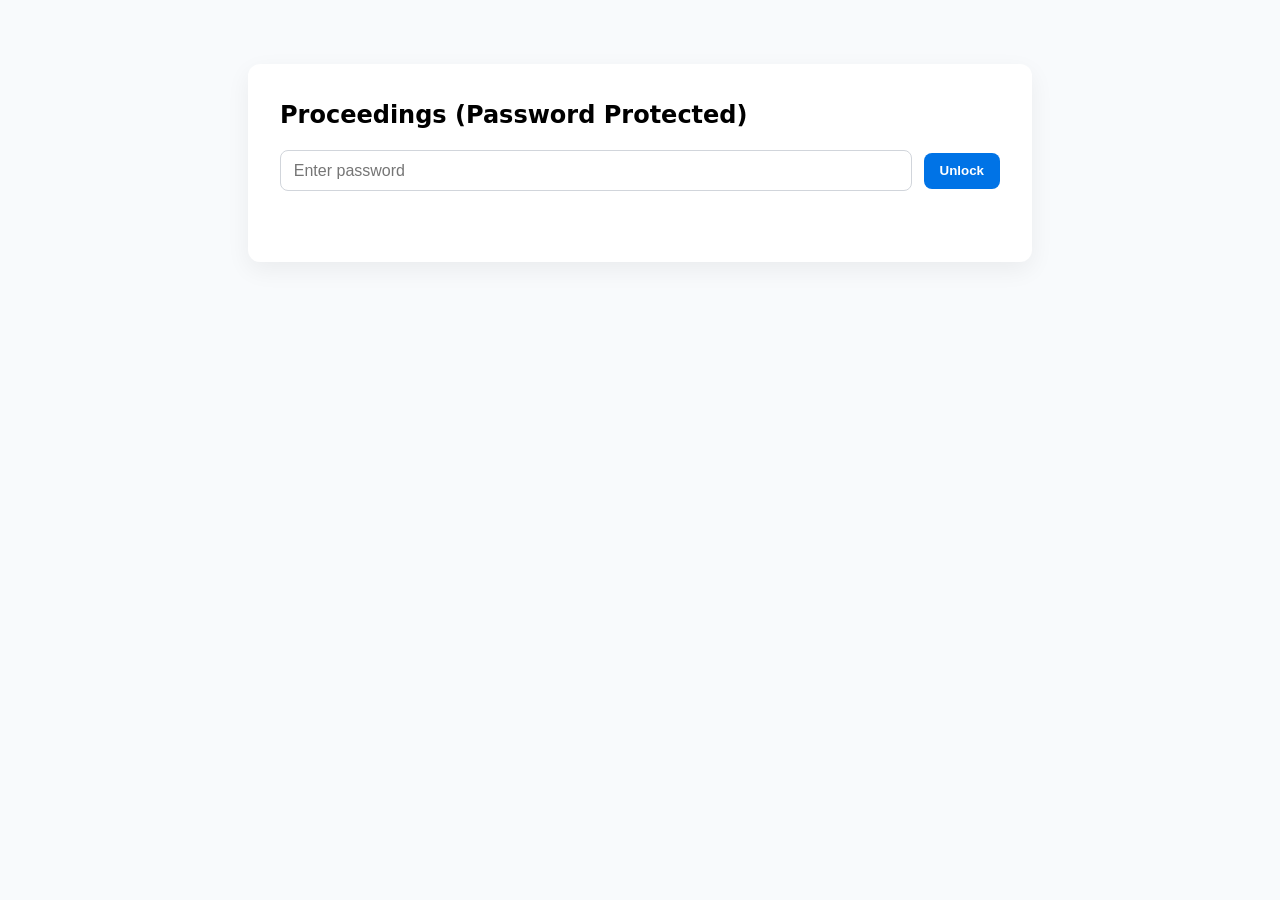
<file: 2025/proceedings_encrypted.html>
<!doctype html>
<html lang="en">
<head>
<meta charset="utf-8" />
<meta name="viewport" content="width=device-width, initial-scale=1" />
<title>Proceedings – Protected</title>
<style>
  body { font-family: system-ui, Arial, sans-serif; line-height: 1.6; margin: 0; background:#f8fafc; }
  .wrap { max-width: 720px; margin: 4rem auto; background:#fff; padding: 2rem; border-radius: 12px; box-shadow: 0 8px 24px rgba(0,0,0,.06); }
  h1 { margin: 0 0 1rem 0; font-size: 1.5rem; }
  .ribbon { border-left: 4px solid #0073e6; padding-left: 1em; margin: 1rem 0 1.5rem; }
  form { display: grid; grid-template-columns: 1fr auto; gap: .75rem; align-items: center; margin: 1rem 0 0; }
  input[type="password"] { padding: .65rem .8rem; border: 1px solid #d1d5db; border-radius: 8px; font-size: 1rem; }
  button { padding: .65rem 1rem; border: 0; border-radius: 8px; background:#0073e6; color:#fff; font-weight: 600; cursor: pointer; }
  button:disabled { opacity: .6; cursor: default; }
  .msg { color:#b91c1c; margin-top: .5rem; min-height: 1.2em; }
  .hidden { display: none; }
  .links a { display:block; color:#0073e6; text-decoration:none; font-weight:600; margin:.5rem 0; }
</style>
</head>
<body>
  <div class="wrap">
    <h1>Proceedings (Password Protected)</h1>

    <!-- Password form -->
    <form id="gate" autocomplete="off">
      <input id="pw" type="password" inputmode="text" placeholder="Enter password" aria-label="Password" required />
      <button id="submitBtn" type="submit">Unlock</button>
      <div class="msg" id="msg" aria-live="polite"></div>
    </form>

    <!-- Hidden content revealed on success -->
    <div id="protected" class="hidden">
      <h2 style="margin-top:1.5rem">Reconstruction and Imaging Motion Estimation, and Graphs in Biomedical Image Analysis</h2>
      <div class="links" style="margin-top:.75rem">
        <!-- Option A: reveal download/view links -->
        <a href="https://syncandshare.lrz.de/getlink/fiYX3FgkfgmmmYGnEPVskJ/978-3-032-06103-4.pdf" rel="noopener">Download PDF version</a>
        <a href="https://link.springer.com/book/9783032061034" rel="noopener">Download via Springer Website</a>
        <!-- Option B: auto-redirect instead (uncomment to enable) -->
        <!-- <script>window.location.href="/files/proceedings/RIME-GRAIL-2025-Proceedings.pdf";</script> -->
      </div>
    </div>
  </div>

<script>
/**
 * Set your SHA-256 hash of the password here (hex string, lowercase).
 * How to generate in your browser console:
 *   const enc = new TextEncoder();
 *   crypto.subtle.digest('SHA-256', enc.encode('YOUR_PASSWORD'))
 *     .then(buf => console.log([...new Uint8Array(buf)].map(b=>b.toString(16).padStart(2,'0')).join('')));
 */
  // pw : rime@MICCAI2025
const PASSWORD_HASH_HEX = "883fba46ed98f740e242cb55eb3a6eedbfec0f46e44fece17e2480ce9c4e9991"; //demo"2a97516c354b68848cdbd8f54a226a0a55b21ed138e207ad6c5cbb9c00aa5aea";  // e.g., "5e884898da28047151d0e56f8dc62927..." (this is NOT a real example)

const pwEl = document.getElementById('pw');
const form = document.getElementById('gate');
const msg = document.getElementById('msg');
const submitBtn = document.getElementById('submitBtn');
const protectedEl = document.getElementById('protected');

async function sha256Hex(str) {
  const buf = await crypto.subtle.digest('SHA-256', new TextEncoder().encode(str));
  return Array.from(new Uint8Array(buf)).map(b => b.toString(16).padStart(2, '0')).join('');
}

form.addEventListener('submit', async (e) => {
  e.preventDefault();
  msg.textContent = "";
  submitBtn.disabled = true;
  try {
    // NEW: trim and normalize to avoid accidental whitespace/Unicode issues
    const entered = (pwEl.value || "").trim().normalize('NFC');
    const enteredHash = (await sha256Hex(entered)).toLowerCase();
    const targetHash = (PASSWORD_HASH_HEX || "").trim().toLowerCase();

    // DEBUG (optional): uncomment the next line once to compare values in Console
    console.log({enteredHash, targetHash});

    if (enteredHash === targetHash && targetHash.length === 64) {
      protectedEl.classList.remove('hidden');
      form.classList.add('hidden');
      pwEl.value = "";
      msg.textContent = "";
    } else {
      msg.textContent = "Incorrect password. Please try again.";
    }
  } catch (err) {
    console.error(err);
    msg.textContent = "An error occurred. Please try again.";
  } finally {
    submitBtn.disabled = false;
  }
});
</script>
</body>
</html>
</file>
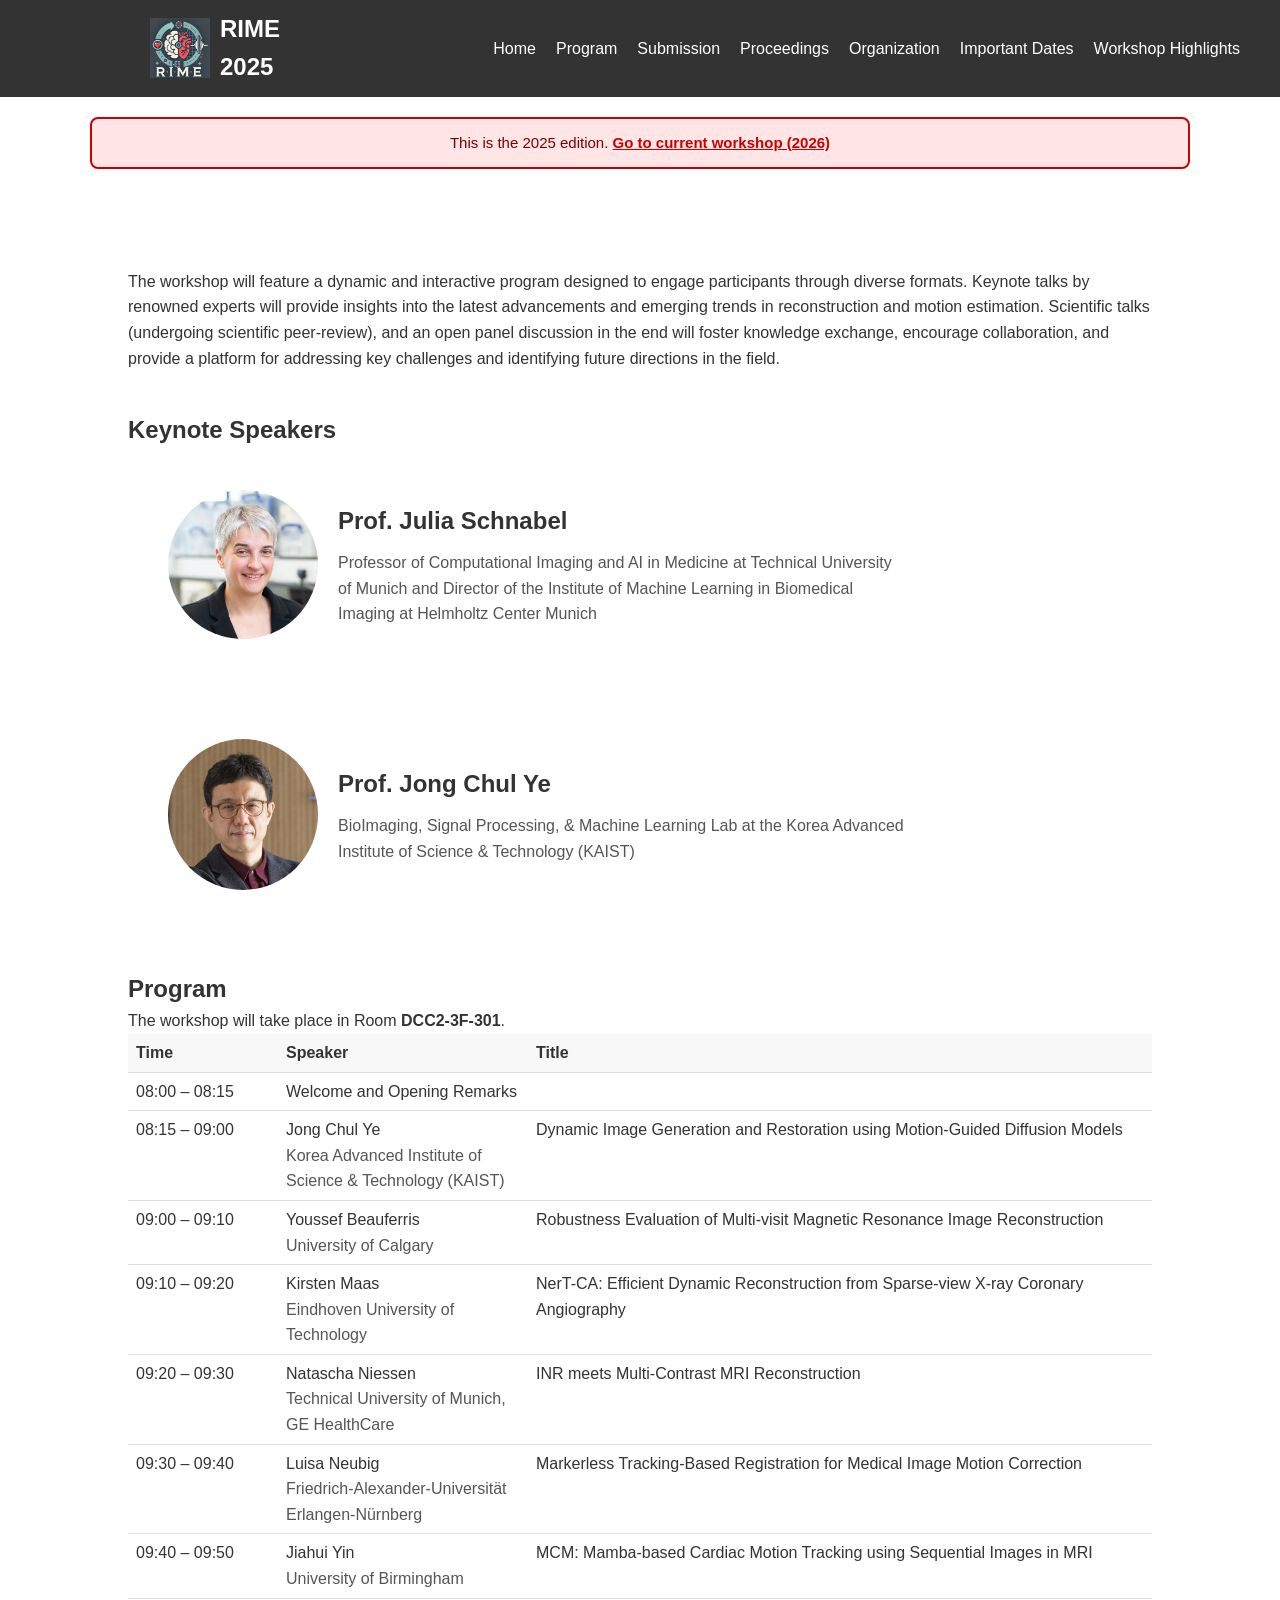
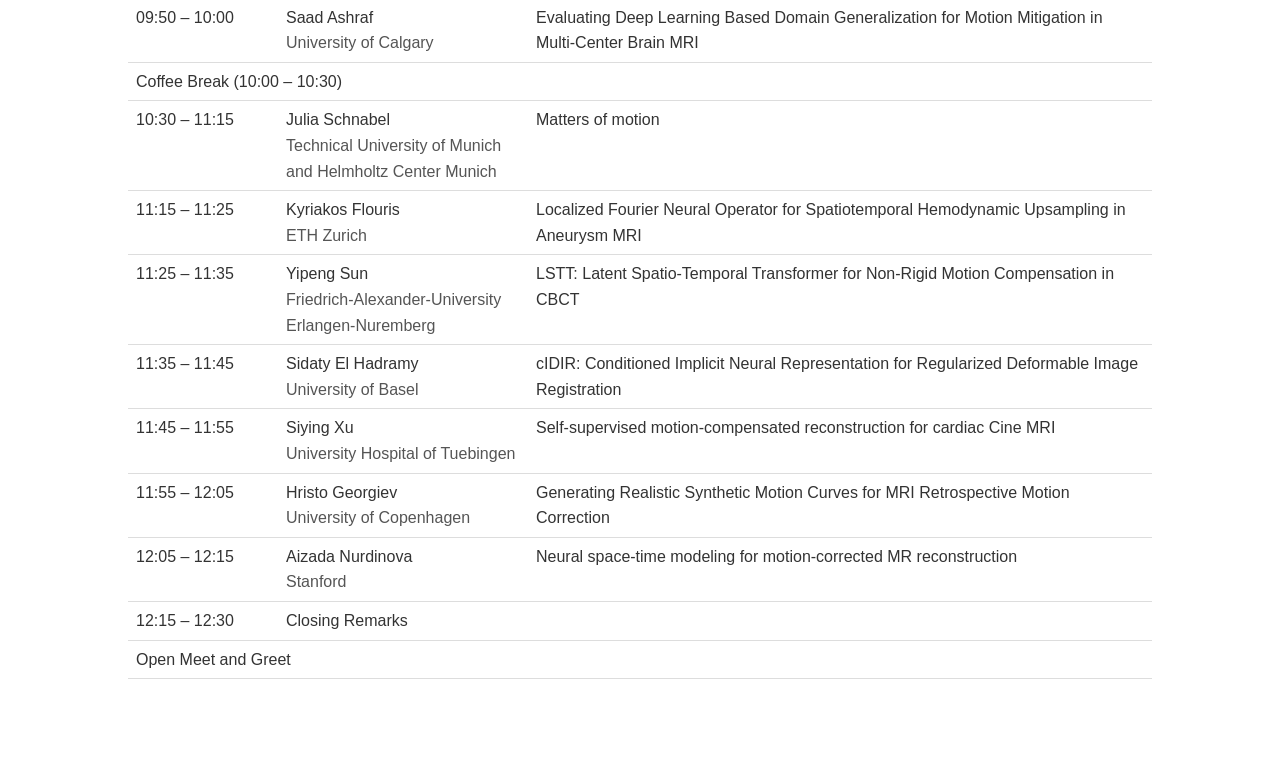
<file: 2025/program.html>
<!DOCTYPE html>
<html lang="en">
<head>
  <meta charset="UTF-8" />
  <meta name="viewport" content="width=device-width, initial-scale=1.0" />
  <title>RIME 2025 - Program</title>
  <link rel="stylesheet" href="style.css" />
</head>
<body>
  <header>
    <nav>
      <div class="logo">
   <a href="index.html">
    <img src="images/RIME_logo.png" alt="RIME_logo" class="logo-img">
    RIME 2025 </a>      </div>
      <ul class="nav-links">
        <li><a href="index.html">Home</a></li>
        <li><a href="program.html">Program</a></li>
        <li><a href="submission.html">Submission</a></li>
        <li><a href="proceedings.html">Proceedings</a></li>
        <li><a href="organization.html">Organization</a></li>
        <li><a href="dates.html">Important Dates</a></li>
        <li><a href="highlights2025.html">Workshop Highlights</a></li>
      </ul>
    </nav>
  </header>

    <div class="archive-banner">
  This is the 2025 edition. 
  <a href="/index.html">Go to current workshop (2026)</a>
</div>
  
  <section class="about">
    <div class="container">


          
      <p>
The workshop will feature a dynamic and interactive program designed to engage participants through diverse formats. 
        Keynote talks by renowned experts will provide insights into the latest advancements and emerging trends in reconstruction and motion estimation. 
        Scientific talks (undergoing scientific peer-review), and an open panel discussion in the end will foster knowledge exchange, encourage collaboration, 
        and provide a platform for addressing key challenges and identifying future directions in the field.      
      </p>

      <h2>Keynote Speakers</h2>
    <div class="speaker">
    <img src="images/2025/schnabel.jpg" alt="Schnabel">
    <div class="info">
      <h2>Prof. Julia Schnabel</h2>
      <p>Professor of Computational Imaging and AI in Medicine at Technical University of Munich and Director of the Institute of Machine Learning in Biomedical Imaging at Helmholtz Center Munich<br>
      </p>
    </div>
  </div>
    <div class="speaker">
    <img src="images/2025/jongchulye2.png" alt="Ye">
    <div class="info">
      <h2>Prof. Jong Chul Ye</h2>
      <p>BioImaging, Signal Processing, & Machine Learning Lab at the Korea Advanced Institute of Science & Technology (KAIST)<br>
      </p>
    </div>
  </div>

<!--            <h2>Preliminary Program</h2>
      <table border="1" cellpadding="150" cellspacing="0">
  <thead>
    <tr>
      <th>Time</th>
      <th>Event</th>
    </tr>
  </thead>
  <tbody>
    <tr>
      <td>08:00 – 08:15</td>
      <td>Welcome and Opening Remarks</td>
    </tr>
    <tr>
      <td>08:15 – 09:00</td>
      <td>Keynote 1</td>
    </tr>
    <tr>
      <td>09:00 – 09:45</td>
      <td>Scientific Talks</td>
    </tr>
    <tr>
      <td>09:45 – 10:15</td>
      <td>Coffee Break</td>
    </tr>
    <tr>
      <td>10:15 – 11:00</td>
      <td>Keynote 2</td>
    </tr>
    <tr>
      <td>11:00 – 11:45</td>
      <td>Scientific Talks</td>
    </tr>
    <tr>
      <td>11:45 – 12:30</td>
      <td>Open Panel Discussion and Closing Remarks</td>
    </tr>
  </tbody>
</table>-->


<h2>Program</h2>

<p>
 The workshop will take place in Room <strong>DCC2-3F-301</strong>. 
 </p>
      
<table>
  <thead>
    <tr>
      <th style="width: 150px;">Time</th>
      <th style="width: 250px;">Speaker</th>
      <th>Title</th>
    </tr>
  </thead>
  <tbody>
    <tr>
      <td>08:00 – 08:15</td>
      <td colspan="2">Welcome and Opening Remarks</td>
    </tr>
    <tr>
      <td>08:15 – 09:00</td>
      <td>Jong Chul Ye<br><span style="color: #555;">Korea Advanced Institute of Science & Technology (KAIST)</span></td>
      <td>Dynamic Image Generation and Restoration using Motion-Guided Diffusion Models
</td>
    </tr>
    <tr>
      <td>09:00 – 09:10</td>
      <td>Youssef Beauferris<br><span style="color: #555;">University of Calgary</span></td>
      <td>Robustness Evaluation of Multi-visit Magnetic Resonance Image Reconstruction</td>
    </tr>
    <tr>
      <td>09:10 – 09:20</td>
      <td>Kirsten Maas<br><span style="color: #555;">Eindhoven University of Technology</span></td>
      <td>NerT-CA: Efficient Dynamic Reconstruction from Sparse-view X-ray Coronary Angiography</td>
    </tr>
    <tr>
      <td>09:20 – 09:30</td>
      <td>Natascha Niessen<br><span style="color: #555;">Technical University of Munich, GE HealthCare</span></td>
      <td>INR meets Multi-Contrast MRI Reconstruction</td>
    </tr>
    <tr>
      <td>09:30 – 09:40</td>
      <td>Luisa Neubig<br><span style="color: #555;">Friedrich-Alexander-Universität Erlangen-Nürnberg</span></td>
      <td>Markerless Tracking-Based Registration for Medical Image Motion Correction</td>
    </tr>
    <tr>
      <td>09:40 – 09:50</td>
      <td>Jiahui Yin<br><span style="color: #555;">University of Birmingham</span></td>
      <td>MCM: Mamba-based Cardiac Motion Tracking using Sequential Images in MRI</td>
    </tr>
    <tr>
      <td>09:50 – 10:00</td>
      <td>Saad Ashraf<br><span style="color: #555;">University of Calgary</span></td>
      <td>Evaluating Deep Learning Based Domain Generalization for Motion Mitigation in Multi-Center Brain MRI</td>
    </tr>
    <tr>
      <td colspan="3" text-align: center;">Coffee Break (10:00 – 10:30)</td>
    </tr>
    <tr>
      <td>10:30 – 11:15</td>
      <td>Julia Schnabel<br><span style="color: #555;">Technical University of Munich and Helmholtz Center Munich</span></td>
      <td>Matters of motion</td>
    </tr>
    <tr>
      <td>11:15 – 11:25</td>
      <td>Kyriakos Flouris<br><span style="color: #555;">ETH Zurich</span></td>
      <td>Localized Fourier Neural Operator for Spatiotemporal Hemodynamic Upsampling in Aneurysm MRI</td>
    </tr>
    <tr>
      <td>11:25 – 11:35</td>
      <td>Yipeng Sun<br><span style="color: #555;">Friedrich-Alexander-University Erlangen-Nuremberg</span></td>
      <td>LSTT: Latent Spatio-Temporal Transformer for Non-Rigid Motion Compensation in CBCT</td>
    </tr>
    <tr>
      <td>11:35 – 11:45</td>
      <td>Sidaty El Hadramy<br><span style="color: #555;">University of Basel</span></td>
      <td>cIDIR: Conditioned Implicit Neural Representation for Regularized Deformable Image Registration</td>
    </tr>
    <tr>
      <td>11:45 – 11:55</td>
      <td>Siying Xu<br><span style="color: #555;">University Hospital of Tuebingen</span></td>
      <td>Self-supervised motion-compensated reconstruction for cardiac Cine MRI</td>
    </tr>
    <tr>
      <td>11:55 – 12:05</td>
      <td>Hristo Georgiev<br><span style="color: #555;">University of Copenhagen</span></td>
      <td>Generating Realistic Synthetic Motion Curves for MRI Retrospective Motion Correction</td>
    </tr>
    <tr>
      <td>12:05 – 12:15</td>
      <td>Aizada Nurdinova<br><span style="color: #555;">Stanford</span></td>
      <td>Neural space-time modeling for motion-corrected MR reconstruction</td>
    </tr>
    <tr>
      <td>12:15 – 12:30</td>
      <td colspan="2">Closing Remarks</td>
    </tr>
    <tr>
      <td colspan="3" text-align: center;">Open Meet and Greet</td>
    </tr>
  </tbody>
</table>
      
    </div>
  </section>

  <!--<footer>
    <p>&copy; 2024 MMM I. All Rights Reserved.</p>
  </footer>-->
</body>
</html>
</file>
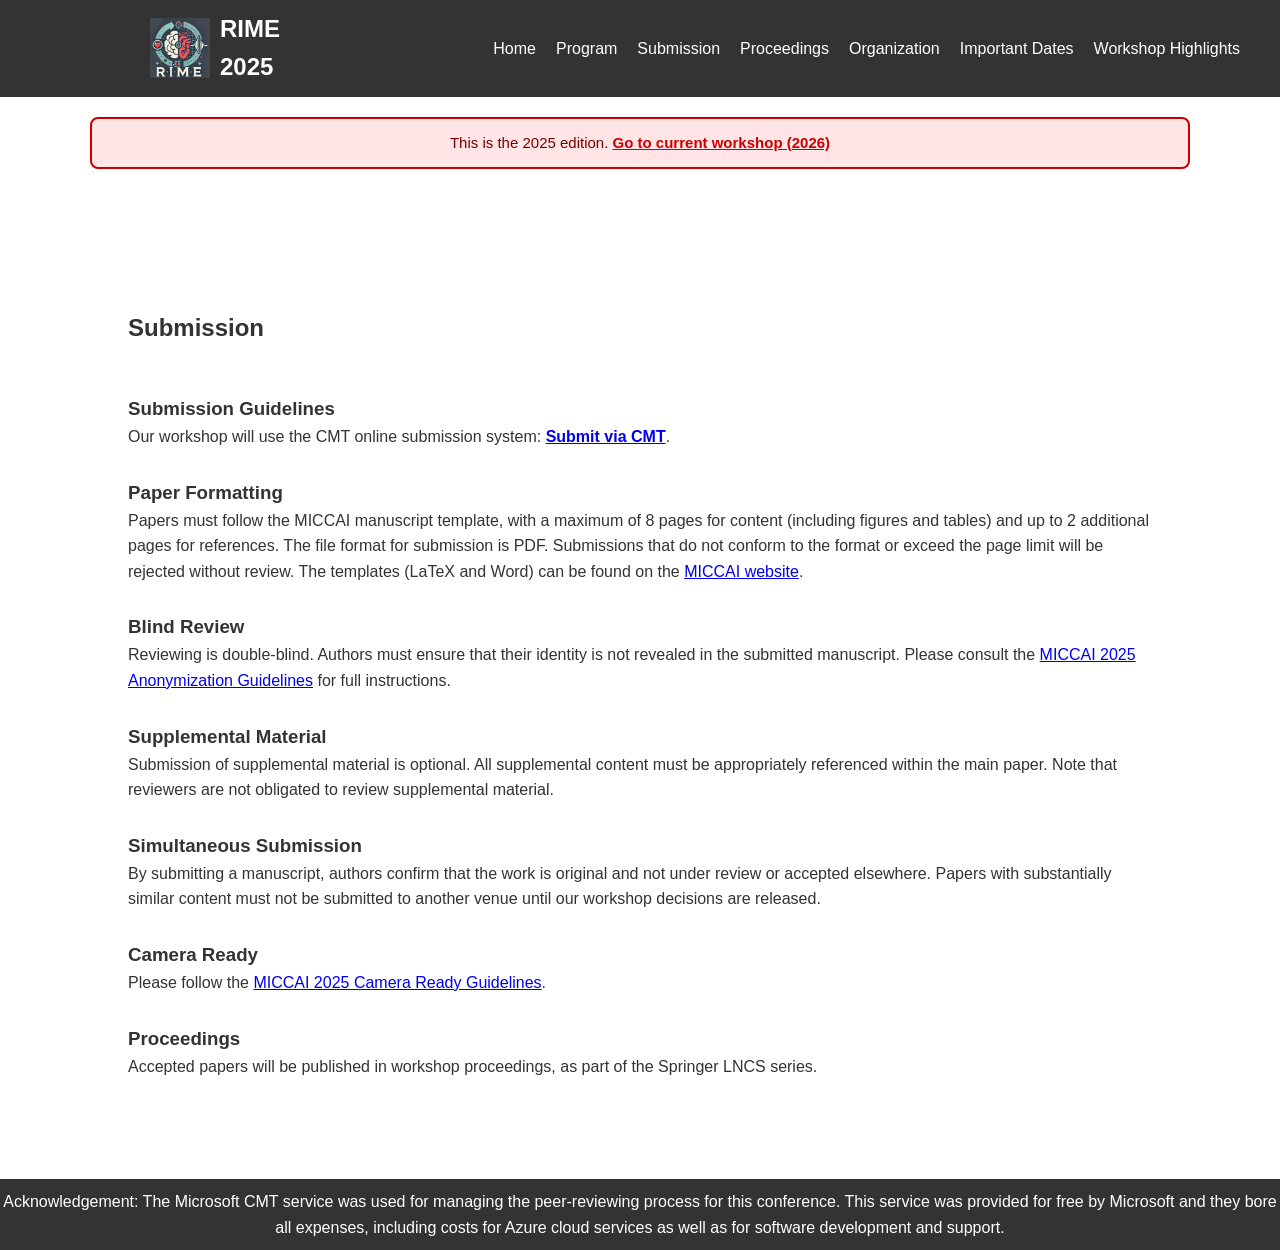
<file: 2025/submission.html>
<!DOCTYPE html>
<html lang="en">
<head>
  <meta charset="UTF-8" />
  <meta name="viewport" content="width=device-width, initial-scale=1.0" />
  <title>RIME 2025 - Submission</title>
  <link rel="stylesheet" href="style.css" />
</head>
<body>
  <header>
    <nav>
      <div class="logo">
   <a href="index.html">
    <img src="images/RIME_logo.png" alt="RIME_logo" class="logo-img">
    RIME 2025 </a>      </div>
      <ul class="nav-links">
        <li><a href="index.html">Home</a></li>
        <li><a href="program.html">Program</a></li>
        <li><a href="submission.html">Submission</a></li>
        <li><a href="proceedings.html">Proceedings</a></li>
        <li><a href="organization.html">Organization</a></li>
        <li><a href="dates.html">Important Dates</a></li>
        <li><a href="highlights2025.html">Workshop Highlights</a></li>
      </ul>
    </nav>
  </header>

    <div class="archive-banner">
  This is the 2025 edition. 
  <a href="/index.html">Go to current workshop (2026)</a>
</div>

  <section class="about">
    <div class="container">
      <p>
        <h2>Submission</h2>
        
<h3 style="margin-top: 2.5em;">Submission Guidelines</h3>
 <p>Our workshop will use the CMT online submission system: <strong><a href="https://cmt3.research.microsoft.com/RIME2025" target="_blank">Submit via CMT</a></strong>.</p>

  <h3 style="margin-top: 1.5em;">Paper Formatting</h3>
  <p>Papers must follow the MICCAI manuscript template, with a maximum of 8 pages for content (including figures and tables) and up to 2 additional pages for references. The file format for submission is PDF. Submissions that do not conform to the format or exceed the page limit will be rejected without review. The templates (LaTeX and Word) can be found on the <a href="https://conferences.miccai.org/2025/en/PAPER-SUBMISSION-GUIDELINES.html#manuscriptpreparation" target="_blank">MICCAI website</a>.</p>

  <h3 style="margin-top: 1.5em;">Blind Review</h3>
  <p>Reviewing is double-blind. Authors must ensure that their identity is not revealed in the submitted manuscript. Please consult the <a href="https://conferences.miccai.org/2025/en/ANONYMIZATION-GUIDELINES.html" target="_blank">MICCAI 2025 Anonymization Guidelines</a> for full instructions.</p>

  <h3 style="margin-top: 1.5em;">Supplemental Material</h3>
  <p>Submission of supplemental material is optional. All supplemental content must be appropriately referenced within the main paper. Note that reviewers are not obligated to review supplemental material.</p>

  <h3 style="margin-top: 1.5em;">Simultaneous Submission</h3>
  <p>By submitting a manuscript, authors confirm that the work is original and not under review or accepted elsewhere. Papers with substantially similar content must not be submitted to another venue until our workshop decisions are released.</p>

  <h3 style="margin-top: 1.5em;">Camera Ready</h3>
  <p>Please follow the <a href="https://conferences.miccai.org/2025/en/CAMERA-READY-SUBMISSION-GUIDELINES.html" target="_blank">MICCAI 2025 Camera Ready Guidelines</a>.</p>
    
  <h3 style="margin-top: 1.5em;">Proceedings</h3>
      <p>Accepted papers will be published in workshop proceedings, as part of the Springer LNCS series.</p>
        </p>
    </div>
  </section>

  <footer>
    <p>Acknowledgement: The Microsoft CMT service was used for managing the peer-reviewing process for this conference. This service was provided for free by Microsoft and they bore all expenses, including costs for Azure cloud services as well as for software development and support.
</p>
  </footer>
</body>
</html>
</file>
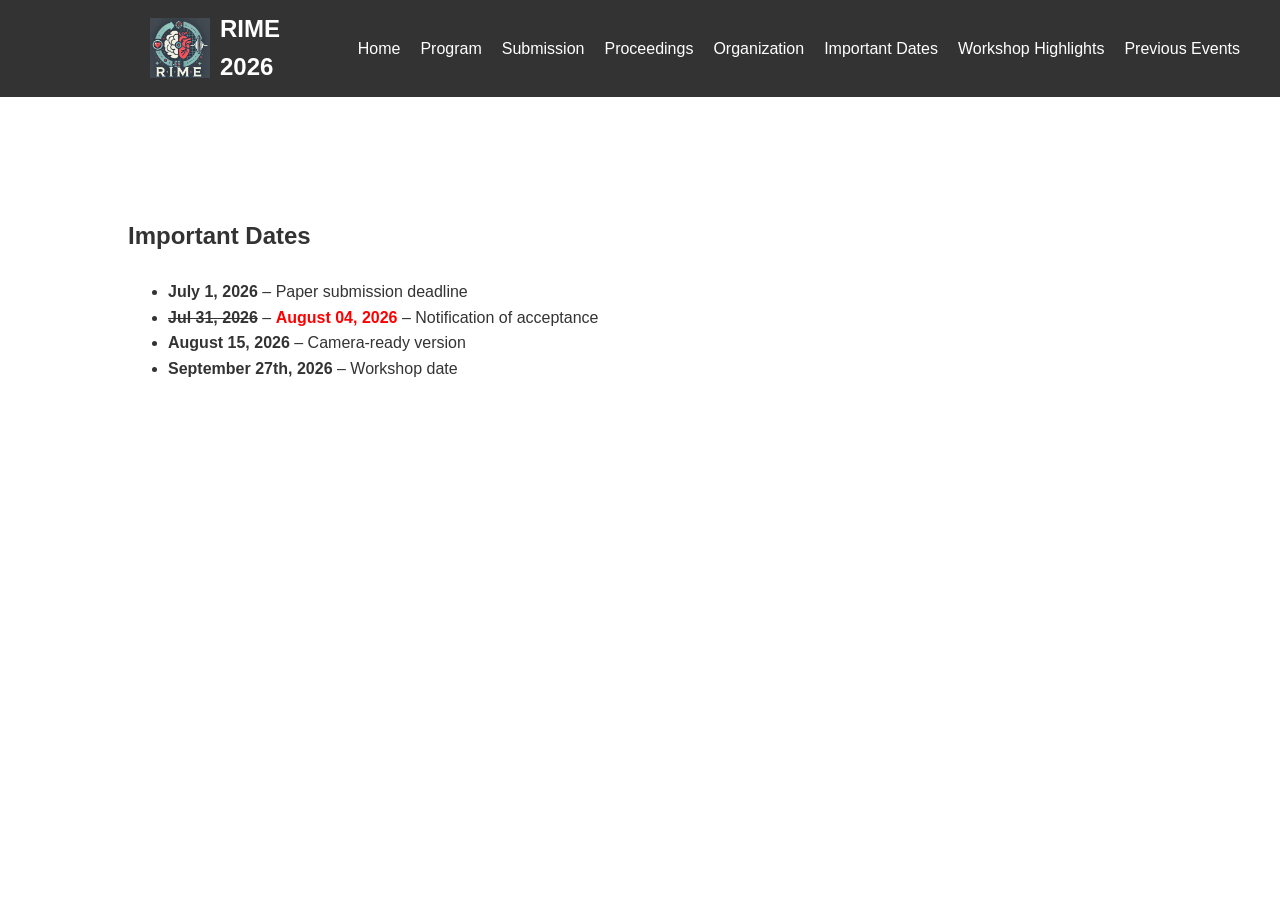
<file: 2026/dates.html>
<!DOCTYPE html>
<html lang="en">
<head>
  <meta charset="UTF-8" />
  <meta name="viewport" content="width=device-width, initial-scale=1.0" />
  <title>RIME 2026 - Important Dates</title>
  <link rel="stylesheet" href="/style.css" />
</head>
<body>
  <header>
    <nav>
      <div class="logo">
   <a href="/index.html">
    <img src="/2026/images/RIME_logo.png" alt="RIME_logo" class="logo-img">
    RIME 2026 </a>      </div>
      <ul class="nav-links">
        <li><a href="/index.html">Home</a></li>
        <li><a href="/2026/program.html">Program</a></li>
        <li><a href="/2026/submission.html">Submission</a></li>
        <li><a href="/2026/proceedings.html">Proceedings</a></li>
        <li><a href="/2026/organization.html">Organization</a></li>
        <li><a href="/2026/dates.html">Important Dates</a></li>
        <li><a href="highlights2026.html">Workshop Highlights</a></li>
        <li class="dropdown">
          <a href="#">Previous Events</a>
          <ul class="dropdown-menu">
            <li><a href="/2025/index.html">2025</a></li>
          </ul>
        </li>    
      </ul>
    </nav>
  </header>

  <section class="about">
    <div class="container">
      <p>
<h2>Important Dates</h2>
<ul style="list-style-type: disc; padding-left: 40px; margin-top: 1.5em;">
  <li><strong>July 1, 2026</strong>  – Paper submission deadline</li>
  <li><del><strong>Jul 31, 2026</strong></del> – 
  <span style="color: red;"><strong>August 04, 2026</strong></span> – Notification of acceptance</li>
  <li><strong>August 15, 2026</strong> – Camera-ready version</li>
  <li><strong>September 27th, 2026</strong> – Workshop date</li>
</ul>
      </p>
    </div>
  </section>

</body>
</html>
</file>
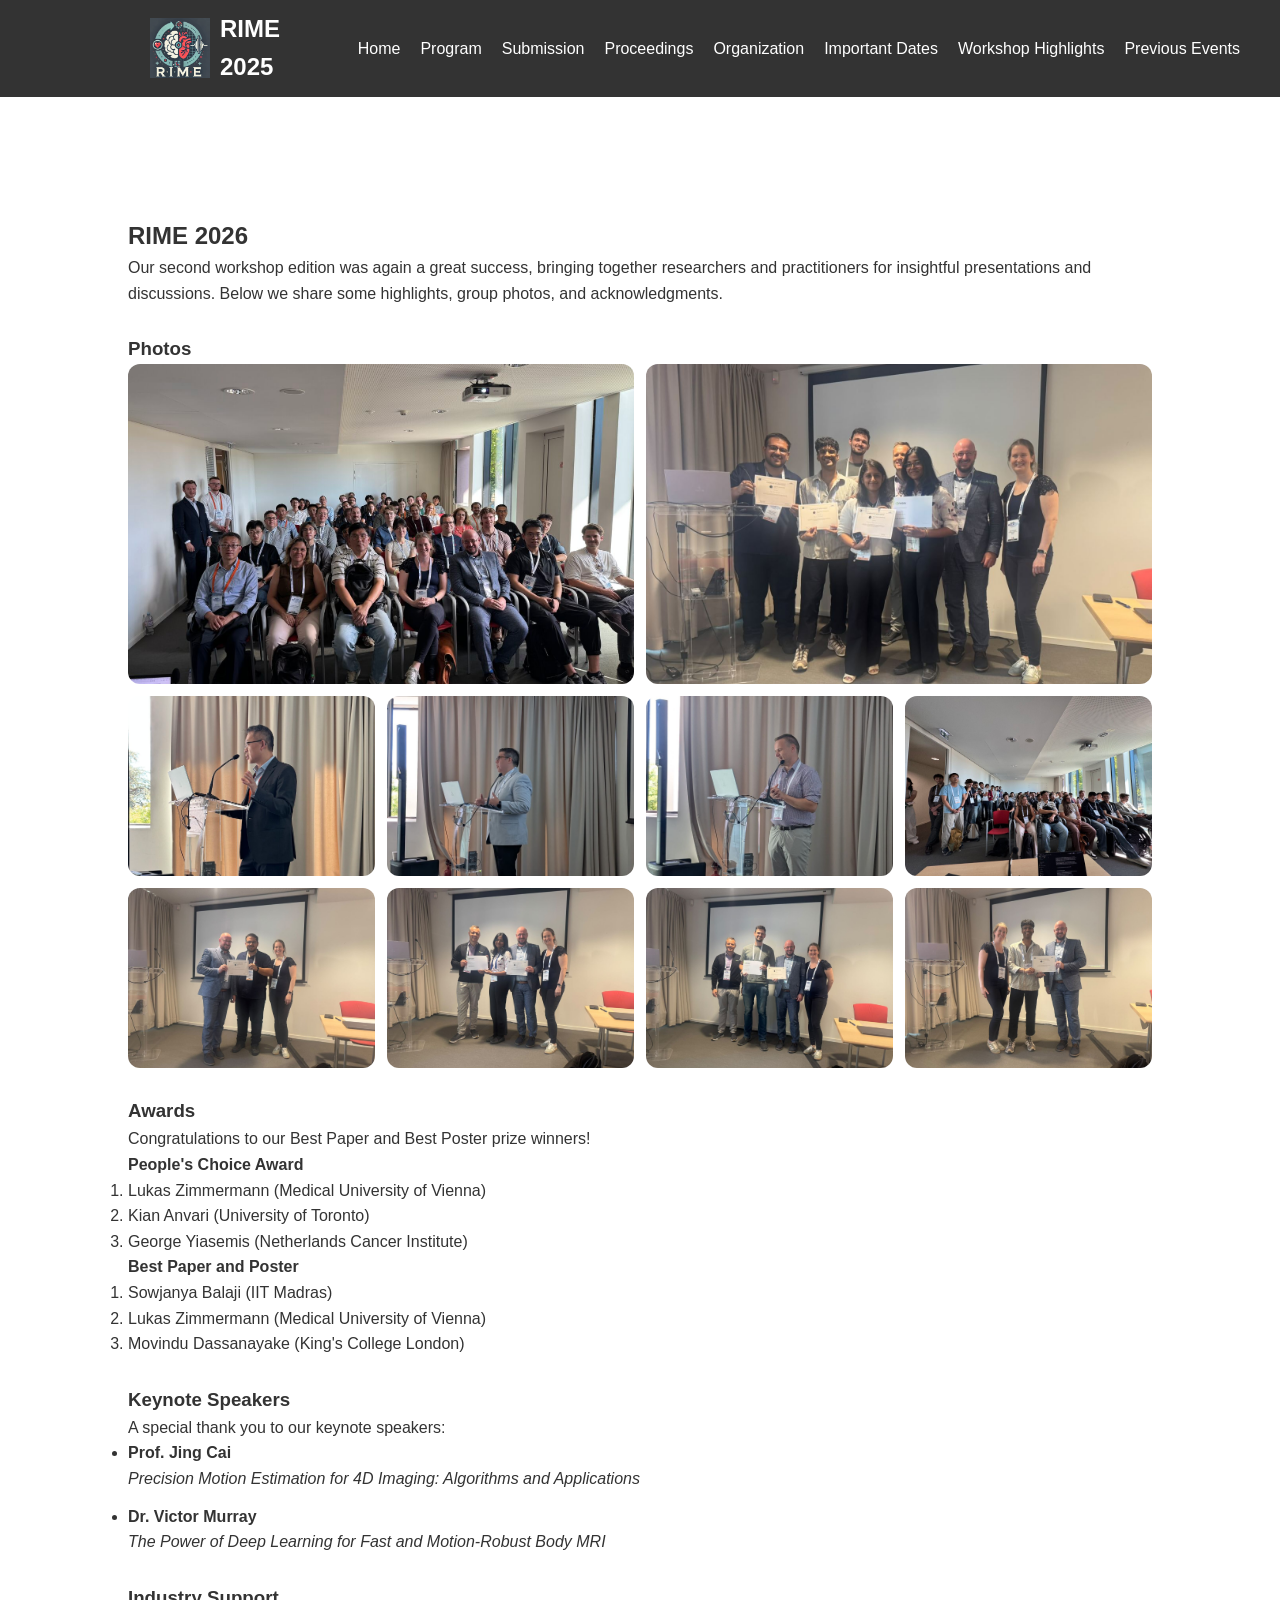
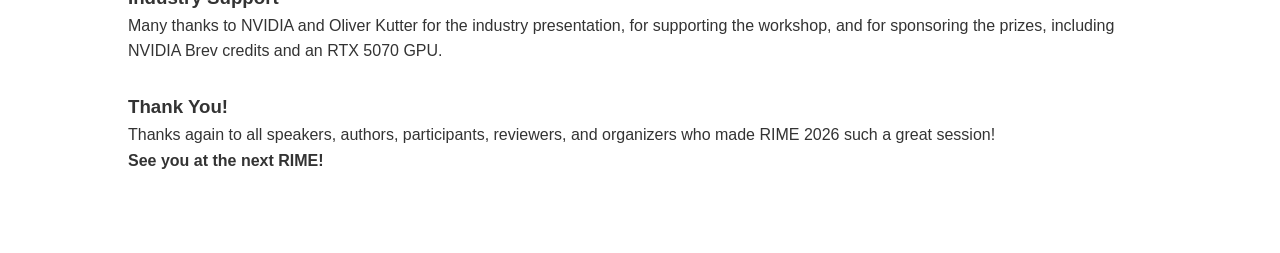
<file: 2026/highlights2026.html>
<!DOCTYPE html>
<html lang="en">
<head>
  <meta charset="UTF-8" />
  <meta name="viewport" content="width=device-width, initial-scale=1.0" />
  <title>RIME 2025 - Submission</title>
  <link rel="stylesheet" href="/style.css" />

</head>

<!-- Lightbox container -->
<div class="lightbox" id="lightbox" aria-hidden="true" aria-label="Image lightbox">
  <button class="close" id="lightbox-close" aria-label="Close">✕</button>
  <img id="lightbox-img" alt="" />
</div>

<script>
  document.addEventListener('DOMContentLoaded', function () {
    const lightbox = document.getElementById('lightbox');
    const lbImg = document.getElementById('lightbox-img');
    const lbClose = document.getElementById('lightbox-close');
    const links = document.querySelectorAll('[data-lightbox]');

    links.forEach(link => {
      link.addEventListener('click', function (e) {
        e.preventDefault();
        // If you have a larger image, put its URL in href. Otherwise fallback to the thumbnail src.
        const thumb = link.querySelector('img');
        const href = link.getAttribute('href');
        const src = (href && href !== '#') ? href : (thumb ? thumb.src : null);
        if (!src) return;

        lbImg.src = src;
        lbImg.alt = thumb ? thumb.alt || 'Workshop image' : 'Workshop image';
        lightbox.classList.add('open');
        lightbox.setAttribute('aria-hidden', 'false');
      });
    });

    function closeLB() {
      lightbox.classList.remove('open');
      lightbox.setAttribute('aria-hidden', 'true');
      lbImg.src = '';
      lbImg.alt = '';
    }
    lbClose.addEventListener('click', closeLB);
    lightbox.addEventListener('click', (e) => { if (e.target === lightbox) closeLB(); });
    document.addEventListener('keydown', (e) => { if (e.key === 'Escape' && lightbox.classList.contains('open')) closeLB(); });
  });
</script>

<body>
  <header>
    <nav>
      <div class="logo">
   <a href="index.html">
    <img src="images/RIME_logo.png" alt="RIME_logo" class="logo-img">
    RIME 2025 </a>      </div>
      <ul class="nav-links">
        <li><a href="/index.html">Home</a></li>
        <li><a href="program.html">Program</a></li>
        <li><a href="submission.html">Submission</a></li>
        <li><a href="proceedings.html">Proceedings</a></li>
        <li><a href="organization.html">Organization</a></li>
        <li><a href="dates.html">Important Dates</a></li>
        <li><a href="highlights2026.html">Workshop Highlights</a></li>
        <li class="dropdown">
          <a href="#">Previous Events</a>
          <ul class="dropdown-menu">
            <li><a href="/2025/index.html">2025</a></li>
          </ul>
        </li>
      </ul>
    </nav>
  </header>


  <section class="about">
    <div class="container">
        <h2>RIME 2026</h2>
        
 <p>Our second workshop edition was again a great success, bringing together researchers and practitioners for insightful presentations and discussions. 
 Below we share some highlights, group photos, and acknowledgments.</p>

  <h3 style="margin-top: 1.5em;">Photos</h3>
      <div class="card">
        <div class="gallery-grid" id="gallery" aria-label="RIME 2026 workshop photo gallery">
         
        <!-- Photos -->


    <a href="images/1790688131978.jpg" data-lightbox class="span-6">
      <img src="images/1790688131978.jpg"
           alt="RIME 2026 workshop photo 10"
           loading="lazy"
           style="object-position: center 65%;">
    </a>

    <a href="images/1790687924608.jpg" data-lightbox class="span-6"  >
      <img src="images/1790687924608.jpg"
           alt="RIME 2026 workshop photo 2"
           loading="lazy"
          style="object-position: center 25%;">
    </a>

   <a href="images/1790688122875.jpg" data-lightbox class="span-3">
      <img src="images/1790688122875.jpg"
           alt="RIME 2026 workshop photo 9"
           loading="lazy"
        style="object-position: center 15%;">
    </a>


    <a href="images/1790688047351.jpg" data-lightbox class="span-3">
      <img src="images/1790688047351.jpg"
           alt="RIME 2026 workshop photo 7"
           loading="lazy"
         style="object-position: center 35%;">
    </a>

                        <a href="images/1790687943826.jpg" data-lightbox class="span-3">
      <img src="images/1790687943826.jpg"
           alt="RIME 2026 workshop photo 6"
           loading="lazy"
          style="object-position: center 25%;">
    </a>
           
              <a href="images/1790688121755.jpg" data-lightbox class="span-3">
      <img src="images/1790688121755.jpg"
           alt="RIME 2026 workshop photo 8"
           loading="lazy"
          style="object-position: center 65%;">
    </a>


    <a href="images/1790687930082.jpg" data-lightbox class="span-3">
      <img src="images/1790687930082.jpg"
           alt="RIME 2026 workshop photo 3"
           loading="lazy"
          style="object-position: center 25%;">
    </a>

    <a href="images/1790687932303.jpg" data-lightbox class="span-3">
      <img src="images/1790687932303.jpg"
           alt="RIME 2026 workshop photo 4"
           loading="lazy"
          style="object-position: center 25%;">
    </a>

    <a href="images/1790687933299.jpg" data-lightbox class="span-3">
      <img src="images/1790687933299.jpg"
           alt="RIME 2026 workshop photo 5"
           loading="lazy"
        style="object-position: center 25%;">
    </a>

           <a href="images/1790687892933.jpg" data-lightbox class="span-3">
      <img src="images/1790687892933.jpg"
           alt="RIME 2026 workshop photo 1"
           loading="lazy"
         style="object-position: center 25%;">
    </a>


          </div>
        </div>


        <!-- Awards -->
        <h3 style="margin-top: 1.5em;">Awards</h3>

        <p>
          Congratulations to our Best Paper and Best Poster prize winners!
        </p>

        <h4>People's Choice Award</h4>
        <ol>
          <li>Lukas Zimmermann (Medical University of Vienna)</li>
          <li>Kian Anvari (University of Toronto)</li>
          <li>George Yiasemis (Netherlands Cancer Institute)</li>
        </ol>

        <h4>Best Paper and Poster</h4>
        <ol>
          <li>Sowjanya Balaji (IIT Madras)</li>
          <li>Lukas Zimmermann (Medical University of Vienna)</li>
          <li>Movindu Dassanayake (King's College London)</li>
        </ol>


        <!-- Keynotes -->
        <h3 style="margin-top: 1.5em;">Keynote Speakers</h3>

        <p>
          A special thank you to our keynote speakers:
        </p>

        <ul>
          <li>
            <strong>Prof. Jing Cai</strong><br>
            <em>
              Precision Motion Estimation for 4D Imaging:
              Algorithms and Applications
            </em>
          </li>

          <li style="margin-top: 0.75em;">
            <strong>Dr. Victor Murray</strong><br>
            <em>
              The Power of Deep Learning for Fast and
              Motion-Robust Body MRI
            </em>
          </li>
        </ul>


        <!-- NVIDIA -->
        <h3 style="margin-top: 1.5em;">Industry Support</h3>

        <p>
          Many thanks to NVIDIA and Oliver Kutter for the industry
          presentation, for supporting the workshop, and for sponsoring the
          prizes, including NVIDIA Brev credits and an RTX 5070 GPU.
        </p>


        <!-- Closing -->
        <h3 style="margin-top: 1.5em;">Thank You!</h3>

        <p>
          Thanks again to all speakers, authors, participants, reviewers, and
          organizers who made RIME 2026 such a great session!
        </p>

        <p>
          <strong>See you at the next RIME!</strong>
        </p>

      </div>
    </section>

</body>
</html>
</file>
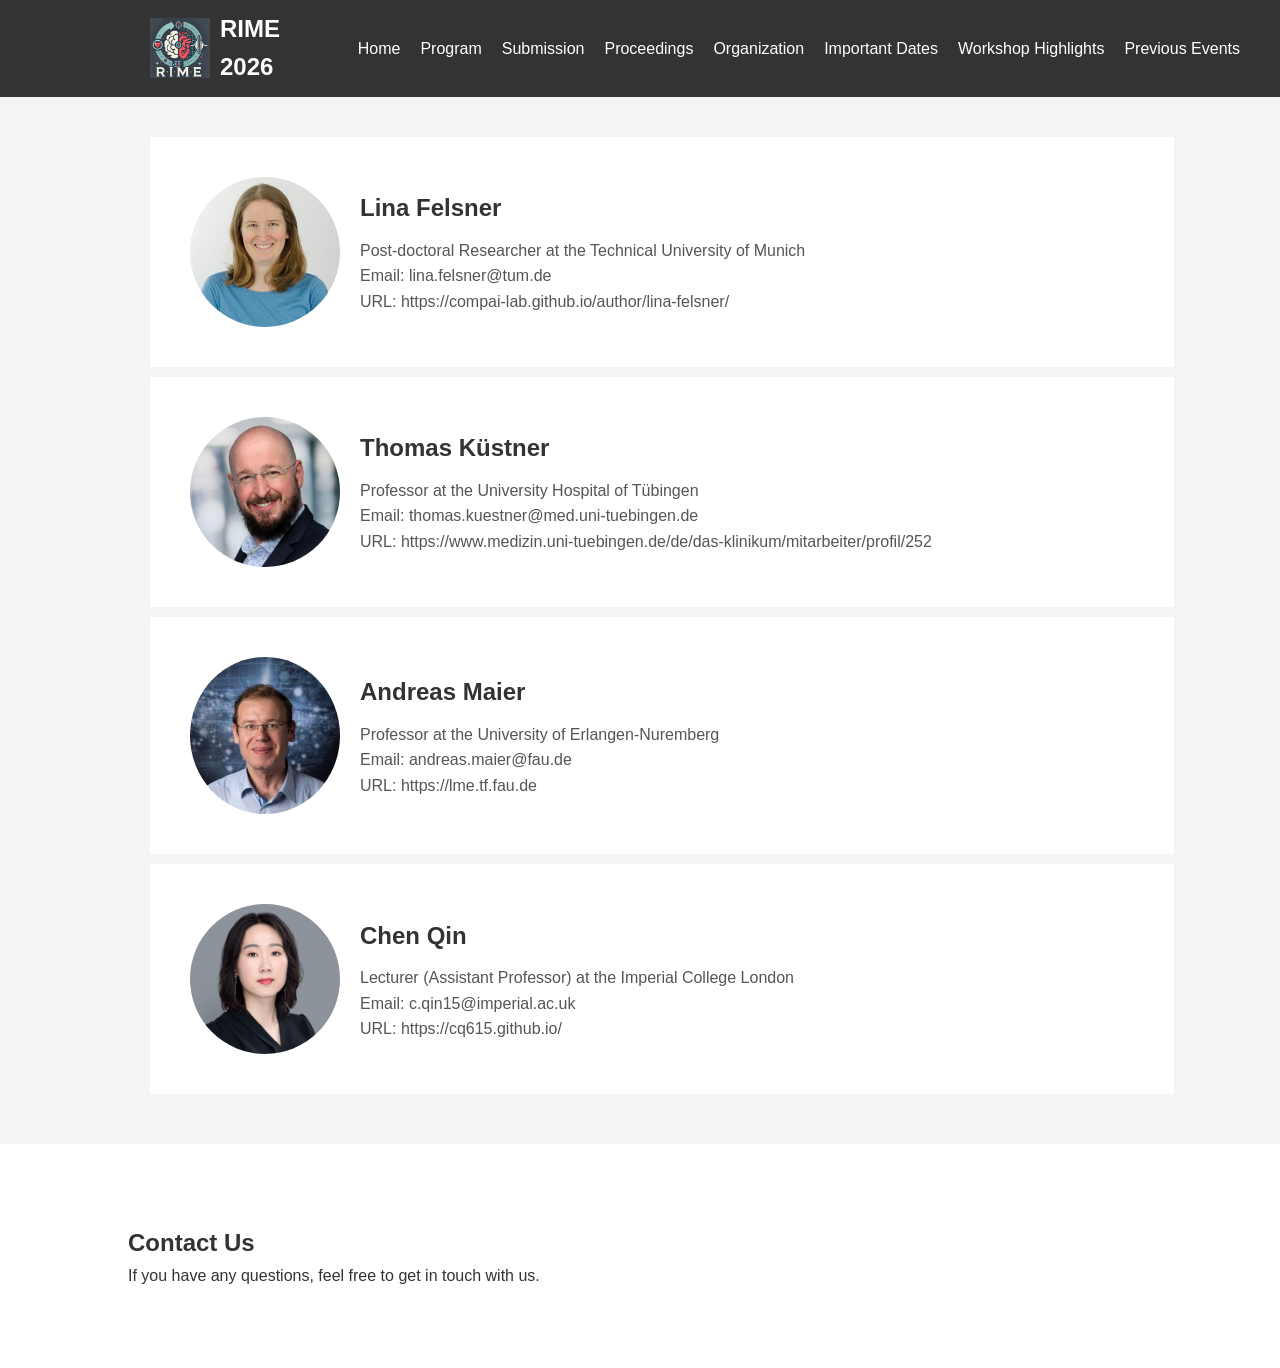
<file: 2026/organization.html>
<!DOCTYPE html>
<html lang="en">
<head>
  <meta charset="UTF-8" />
  <meta name="viewport" content="width=device-width, initial-scale=1.0" />
  <title>RIME 2026 - Organization</title>
  <link rel="stylesheet" href="/style.css" />
</head>
<body>
  <header>
    <nav>
      <div class="logo">
   <a href="/index.html">
    <img src="/2026/images/RIME_logo.png" alt="RIME_logo" class="logo-img">
    RIME 2026 </a>      </div>
      <ul class="nav-links">
        <li><a href="/index.html">Home</a></li>
        <li><a href="/2026/program.html">Program</a></li>
        <li><a href="/2026/submission.html">Submission</a></li>
        <li><a href="/2026/proceedings.html">Proceedings</a></li>
        <li><a href="/2026/organization.html">Organization</a></li>
        <li><a href="/2026/dates.html">Important Dates</a></li>
           <li><a href="highlights2026.html">Workshop Highlights</a></li>
        <li class="dropdown">
          <a href="#">Previous Events</a>
          <ul class="dropdown-menu">
            <li><a href="/2025/index.html">2025</a></li>
          </ul>
        </li>     </ul>
    </nav>
  </header>

  
  <section class="content">
    <div class="person">
    <img src="images/Lina.jpg" alt="Lina">
    <div class="info">
      <h2>Lina Felsner</h2>
      <p>Post-doctoral Researcher at the Technical University of Munich<br>
      Email: lina.felsner@tum.de <br>
      URL: https://compai-lab.github.io/author/lina-felsner/
      </p>
    </div>
  </div>
      
    <div class="person">
    <img src="images/Thomas.png" alt="Thomas">
    <div class="info">
      <h2>Thomas Küstner</h2>
      <p>Professor at the University Hospital of Tübingen<br>
      Email: thomas.kuestner@med.uni-tuebingen.de <br>
      URL: https://www.medizin.uni-tuebingen.de/de/das-klinikum/mitarbeiter/profil/252  
      </p>
    </div>
  </div>

    <div class="person">
    <img src="images/Andreas.jpg" alt="Andreas">
    <div class="info">
      <h2>Andreas Maier</h2>
      <p>Professor at the University of Erlangen-Nuremberg<br>
      Email: andreas.maier@fau.de <br>
      URL: https://lme.tf.fau.de 
      </p>
    </div>
  </div>

    <div class="person">
    <img src="images/Chen.png" alt="Chen">
    <div class="info">
      <h2>Chen Qin</h2>
      <p>Lecturer (Assistant Professor) at the Imperial College London<br>
      Email: c.qin15@imperial.ac.uk <br>
      URL: https://cq615.github.io/
      </p>
    </div>
  </div>
</section>
  
  <section class="contact">
    <div class="container">
      <h1>Contact Us</h1>
      <p>
        If you have any questions, feel free to get in touch with us.
      </p>
    </div>
  </section>

 <!-- <footer>
    <p>&copy; 2024 MMM I. All Rights Reserved.</p>
  </footer>-->
</body>
</html>
</file>
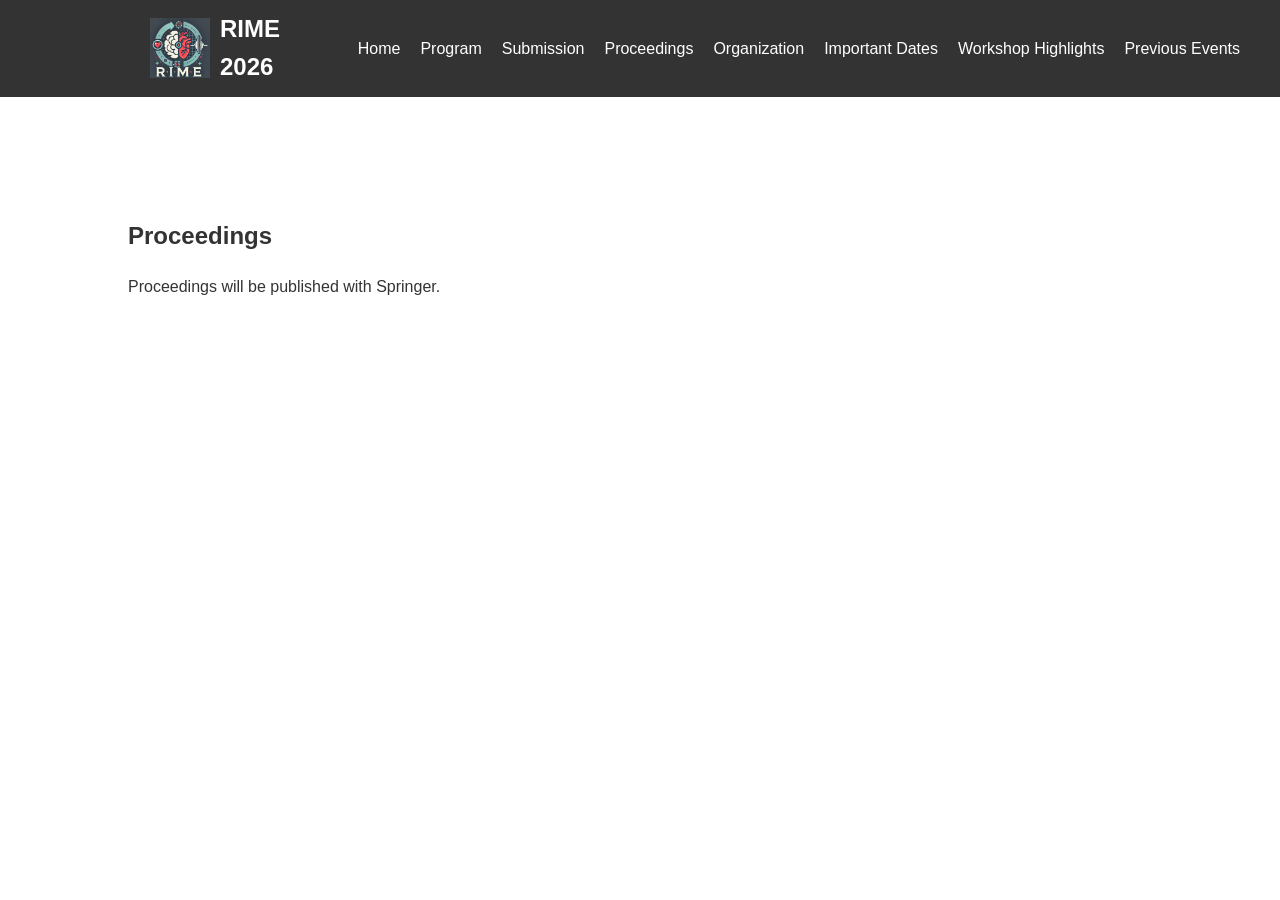
<file: 2026/proceedings.html>
<!DOCTYPE html>
<html lang="en">
<head>
  <meta charset="UTF-8" />
  <meta name="viewport" content="width=device-width, initial-scale=1.0" />
  <title>RIME 2026 - Proceedings</title>
  <link rel="stylesheet" href="/style.css" />
</head>
<body>
  <header>
    <nav>
      <div class="logo">
   <a href="/index.html">
    <img src="/2026/images/RIME_logo.png" alt="RIME_logo" class="logo-img">
    RIME 2026 </a>      </div>
      <ul class="nav-links">
        <li><a href="/index.html">Home</a></li>
        <li><a href="/2026/program.html">Program</a></li>
        <li><a href="/2026/submission.html">Submission</a></li>
        <li><a href="/2026/proceedings.html">Proceedings</a></li>
        <li><a href="/2026/organization.html">Organization</a></li>
        <li><a href="/2026/dates.html">Important Dates</a></li>
        <li><a href="highlights2026.html">Workshop Highlights</a></li>
        <li class="dropdown">
          <a href="#">Previous Events</a>
          <ul class="dropdown-menu">
            <li><a href="/2025/index.html">2025</a></li>
          </ul>
        </li>  </ul>
    </nav>
  </header>

  <section class="about">
    <div class="container">
      <p>
  <h2 style="margin-bottom: 0.5em;">Proceedings</h2>
  <p style="margin-top: 1.2em;">
   Proceedings will be published with Springer.
  </p>
</p>



</body>
</html>
</file>
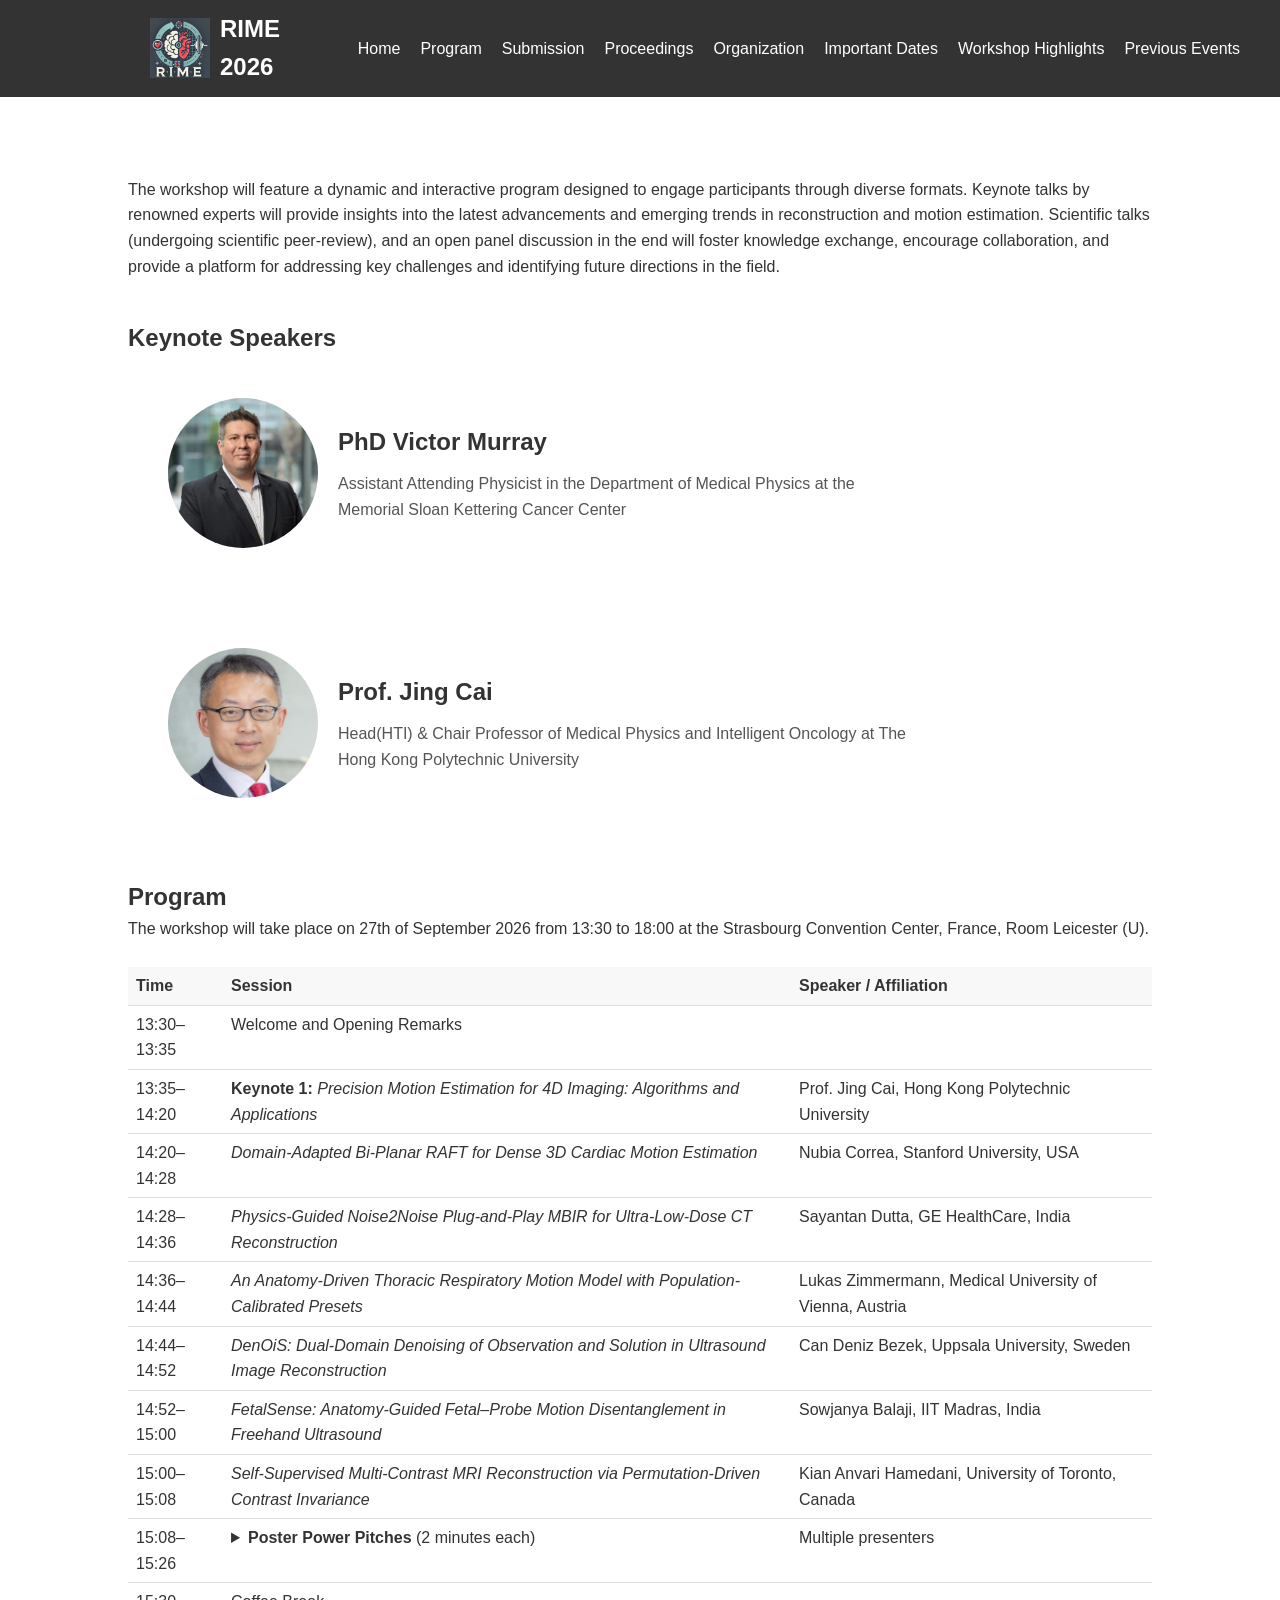
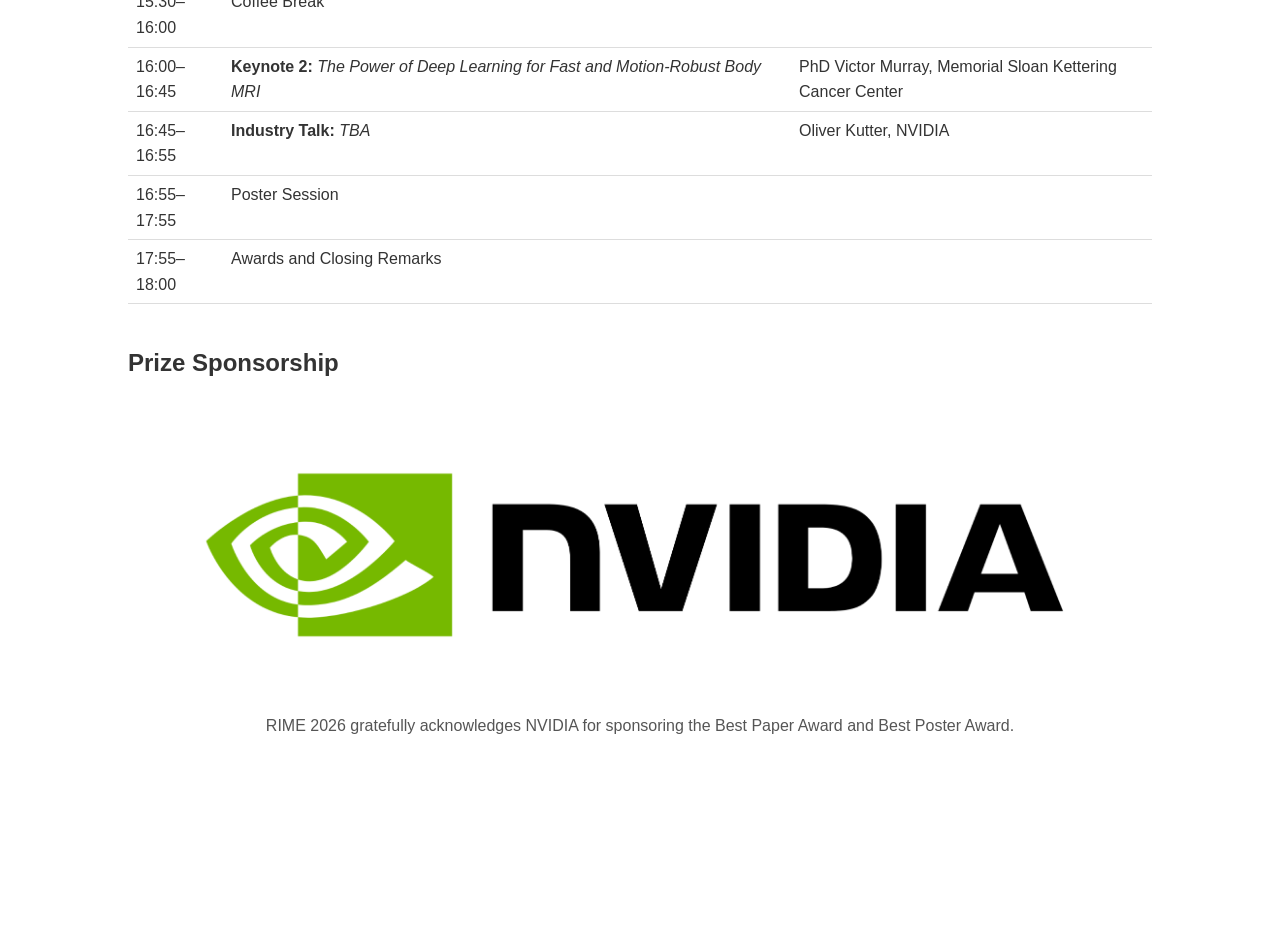
<file: 2026/program.html>
<!DOCTYPE html>
<html lang="en">
<head>
  <meta charset="UTF-8" />
  <meta name="viewport" content="width=device-width, initial-scale=1.0" />
  <title>RIME 2026 - Program</title>
  <link rel="stylesheet" href="/style.css" />
</head>
<body>
  <header>
    <nav>
      <div class="logo">
   <a href="/index.html">
    <img src="/2026/images/RIME_logo.png" alt="RIME_logo" class="logo-img">
    RIME 2026 </a>      </div>
      <ul class="nav-links">
        <li><a href="/index.html">Home</a></li>
        <li><a href="/2026/program.html">Program</a></li>
        <li><a href="/2026/submission.html">Submission</a></li>
        <li><a href="/2026/proceedings.html">Proceedings</a></li>
        <li><a href="/2026/organization.html">Organization</a></li>
        <li><a href="/2026/dates.html">Important Dates</a></li>
        <li><a href="highlights2026.html">Workshop Highlights</a></li>
        <li class="dropdown">
          <a href="#">Previous Events</a>
          <ul class="dropdown-menu">
            <li><a href="/2025/index.html">2025</a></li>
          </ul>
        </li>     </ul>
    </nav>
  </header>

  <section class="about">
    <div class="container">


          
      <p>
The workshop will feature a dynamic and interactive program designed to engage participants through diverse formats. 
        Keynote talks by renowned experts will provide insights into the latest advancements and emerging trends in reconstruction and motion estimation. 
        Scientific talks (undergoing scientific peer-review), and an open panel discussion in the end will foster knowledge exchange, encourage collaboration, 
        and provide a platform for addressing key challenges and identifying future directions in the field.      
      </p>

      <h2>Keynote Speakers</h2>
    <div class="speaker">
    <img src="/2026/images/murray.png" alt="Murray">
    <div class="info">
      <h2>PhD Victor Murray</h2>
      <p>Assistant Attending Physicist in the Department of Medical Physics at the Memorial Sloan Kettering Cancer Center<br>
      </p>
    </div>
  </div>
    <div class="speaker">
    <img src="/2026/images/cai.png" alt="Cai">
    <div class="info">
      <h2>Prof. Jing Cai</h2>
      <p>Head(HTI) & Chair Professor of Medical Physics and Intelligent Oncology at The Hong Kong Polytechnic University<br>
      </p>
    </div>
  </div>

           <h2>Program</h2>
      The workshop will take place on 27th of September 2026 from 13:30 to 18:00 at the Strasbourg Convention Center, France, Room Leicester (U).
<table>
  <thead>
    <tr>
      <th>Time</th>
      <th>Session</th>
      <th>Speaker / Affiliation</th>
    </tr>
  </thead>
  <tbody>
    <tr>
      <td>13:30–13:35</td>
      <td>Welcome and Opening Remarks</td>
      <td></td>
    </tr>

    <tr>
      <td>13:35–14:20</td>
      <td><strong>Keynote 1:</strong> <em>Precision Motion Estimation for 4D Imaging: Algorithms and Applications</em></td>
      <td>Prof. Jing Cai, Hong Kong Polytechnic University</td>
    </tr>

    <tr>
      <td>14:20–14:28</td>
      <td><em>Domain-Adapted Bi-Planar RAFT for Dense 3D Cardiac Motion Estimation</em></td>
      <td>Nubia Correa, Stanford University, USA</td>
    </tr>

    <tr>
      <td>14:28–14:36</td>
      <td><em>Physics-Guided Noise2Noise Plug-and-Play MBIR for Ultra-Low-Dose CT Reconstruction</em></td>
      <td>Sayantan Dutta, GE HealthCare, India</td>
    </tr>

    <tr>
      <td>14:36–14:44</td>
      <td><em>An Anatomy-Driven Thoracic Respiratory Motion Model with Population-Calibrated Presets</em></td>
      <td>Lukas Zimmermann, Medical University of Vienna, Austria</td>
    </tr>

    <tr>
      <td>14:44–14:52</td>
      <td><em>DenOiS: Dual-Domain Denoising of Observation and Solution in Ultrasound Image Reconstruction</em></td>
      <td>Can Deniz Bezek, Uppsala University, Sweden</td>
    </tr>

    <tr>
      <td>14:52–15:00</td>
      <td><em>FetalSense: Anatomy-Guided Fetal–Probe Motion Disentanglement in Freehand Ultrasound</em></td>
      <td>Sowjanya Balaji, IIT Madras, India</td>
    </tr>

    <tr>
      <td>15:00–15:08</td>
      <td><em>Self-Supervised Multi-Contrast MRI Reconstruction via Permutation-Driven Contrast Invariance</em></td>
      <td>Kian Anvari Hamedani, University of Toronto, Canada</td>
    </tr>

<tr>
  <td>15:08–15:26</td>
  <td>
    <details>
      <summary><strong>Poster Power Pitches</strong> (2 minutes each)</summary>

      <ul>
        <li>
          <em>End-to-end Adaptive k-space Sampling, Reconstruction and Registration for Dynamic MRI</em><br>
          George Yiasemis, Netherlands Cancer Institute, Netherlands
        </li>

        <li>
          <em>A Hierarchical Patch-wise Wavelet Loss for High-Frequency Detail Preservation in Accelerated MRI Reconstruction</em><br>
          Narges Razizadeh, University of Alberta, Canada
        </li>

        <li>
          <em>Adaptive Prior-Guided Cold Diffusion for Accelerated MRI Reconstruction</em><br>
          Shunsuke Fukutomi, Nagoya Institute of Technology, Japan
        </li>

        <li>
          <em>3D Multi-Coil Brain MR k-Space Dataset for Deep Learning-Based Undersampled Reconstruction</em><br>
          Susanne Schmid, University of Calgary, Canada
        </li>

        <li>
          <em>CUPA-T2*: Covariance-Aware Uncertainty Propagation and Alignment for T2* Mapping in Accelerated MRI</em><br>
          Gideon N. L. Rouwendaal, Helmholtz Munich, Germany
        </li>

        <li>
          <em>STUNet: A Spatiotemporal Deep Learning Approach for 7T fMRI Denoising</em><br>
          Thomas Alan Loboy Ramos, TH Ingolstadt, Germany
        </li>

        <li>
          <em>Contrast-Reversal Augmentation for Adult-to-Neonatal MR Image Reconstruction: Pretraining and Fine-Tuning Strategies</em><br>
          Stephen Moore, University of Calgary, Canada
        </li>

        <li>
          <em>TriFusion-SR: Joint Tri-Modal Medical Image Fusion and SR</em><br>
          Fayaz Ali Dharejo, University of Würzburg, Germany
        </li>

        <li>
          <em>Generative Priors for Total-Body PET Reconstruction</em><br>
          Movindu Dassanayake, King's College London, United Kingdom
        </li>
      </ul>
    </details>
  </td>
  <td>Multiple presenters</td>
</tr>

    <tr>
      <td>15:30–16:00</td>
      <td>Coffee Break</td>
      <td></td>
    </tr>

    <tr>
      <td>16:00–16:45</td>
      <td><strong>Keynote 2:</strong> <em>The Power of Deep Learning for Fast and Motion-Robust Body MRI</em></td>
      <td>PhD Victor Murray, Memorial Sloan Kettering Cancer Center</td>
    </tr>

    <tr>
      <td>16:45–16:55</td>
      <td><strong>Industry Talk:</strong> <em>TBA</em></td>
      <td>Oliver Kutter, NVIDIA</td>
    </tr>

<tr>
<td>16:55–17:55</td>
<td>Poster Session</td>
<td></td>
</tr>
 
<tr>
<td>17:55–18:00</td>
<td>Awards and Closing Remarks</td>
<td></td>
</tr>
    
</tbody>
</table>
      



<h2>Prize Sponsorship</h2>
<div class="sponsor">
  <img
    src="/2026/images/nvidia_logo.png"
    alt="NVIDIA logo"
    class="sponsor-logo"
  >

  <div class="info">
    <p>
      RIME 2026 gratefully acknowledges NVIDIA for sponsoring the
      Best Paper Award and Best Poster Award.
    </p>
  </div>
</div>

    <br><br><br><br>
    </div>
    
</section>
</body>
</html>
</file>
<file: style.css>
/* Reset some default styles */
* {
  margin: 0;
  padding: 0;
  box-sizing: border-box;
}

body {
  font-family: Arial, sans-serif;
  line-height: 1.6;
  color: #333;
}

/* Navigation Styles */
header {
  background: #333;
  color: #fff;
  padding: 10px 0;
}

nav {
  max-width: 1100px;
  margin-left: 140px;
  padding: 0 0px;
  display: flex;
  justify-content: space-between;
  align-items: center;
}

nav .logo a {
  display: flex;
  align-items: center;
  color: #fff;
  text-decoration: none;
  font-size: 24px;
  font-weight: bold;
}

nav .logo-img {
  height: 60px; /* adjust to fit your design */
  margin-right: 10px;
}



.nav-links {
  list-style: none;
  display: flex;
}

.nav-links li {
  margin-left: 20px;
}

.nav-links a {
  color: #fff;
  text-decoration: none;
  font-size: 16px;
}


/* Main Styles */
.main-header {
  background: #f4f4f4; /* Light background, change as needed */
  padding: 20px;
  text-align: center;
}

.logo-container {
  margin-bottom: 10px;
  display: flex;
  justify-content: center; /* Centers logos horizontally */
  align-items: center;     /* Vertically aligns them if needed */
}

.logo {
  max-width: 100px; /* Adjust size as needed */
  margin: 0 10px;
  vertical-align: middle;
}

.main-header h1 {
  font-size: 2.5rem;
  margin-top: 10px;
  margin-bottom: 20px;
  color: #333;
}

.main-header h2 {
  font-size: 1.5rem;
  margin-top: 5px;
  color: #333;
}

.main-header p {
  color: #333;
}

/* Container */
.container {
  width: 80%;
  margin: 20px auto;
  padding: 20px 0;
}

/* Content Section */
.content {
  padding: 40px 0;
  background: #f4f4f4;
  text-align: left;
}

/* About & Contact Sections */
.about, .contact {
  padding: 40px 0;
}

.about h2 {
  margin-top: 40px;
}

/* Footer */
footer {
  background: #333;
  color: #fff;
  text-align: center;
  padding: 10px 0;
  margin-top: 20px;
}


    /* Style for highlighted words */
    .highlight {
      font-weight: bold;
      color: #333; /* You can change the color as needed */
    }
    .topics ul {
      list-style-type: disc;
      margin-left: 40px;
    }


/* dropdown */
/* Container */
.dropdown {
  position: relative;
}

/* Dropdown menu */
.dropdown-menu {
  display: none;
  position: absolute;
  top: 100%;        /* directly below navbar */
  left: 0;
  background-color: #fff;
  list-style: none;
  padding: 0;
  margin: 0;
  min-width: 150px;
  border-radius: 4px;
  overflow: hidden;
  z-index: 1000;
}

/* Dropdown items */
.dropdown-menu li a {
  display: block;
  padding: 10px 15px;
  color: #333;
  text-decoration: none;
  white-space: nowrap;
}

/* Hover effect */
.dropdown-menu li a:hover {
  background-color: #f2f2f2;
}

/* Show dropdown */
.dropdown:hover .dropdown-menu {
  display: block;
}

/*callout-box*/
.callout-box {
  border: 4px solid #333;   /* thicker trim */
  border-radius: 10px;
  padding: 25px;
  margin: 40px 0;
  background-color: #f9f9f9;
}


.callout-box h3 {
  margin-top: 0;
}

.callout-box .btn {
  display: inline-block;
  margin-top: 10px;
  padding: 10px 15px;
  background-color: #333;
  color: white;
  text-decoration: none;
  border-radius: 4px;
}

.callout-box .btn:hover {
  background-color: #555;
}


/* Make email link visible */
.callout-box a {
  color: #0056b3;
  font-weight: bold;
  text-decoration: underline;
}

/* table */
/*  th, td {
  border: 2px solid black; /* Change 2px to your desired thickness 
  padding: 20px;
}  */

table {
      width: 100%;
      border-collapse: collapse;
    }
    th, td {
      border-bottom: 1px solid #ddd;
      padding: 6px 8px;
      text-align: left;
      vertical-align: top;
    }
    th {
      background-color: #f8f8f8;
    }
    .slot {
      background-color: #f0f8ff;
      font-weight: bold;
      text-align: center;
    }
    td.time {
      white-space: nowrap;
      width: 1%;
    }

/* style for persons */
.person {
      display: flex;
      align-items: center;
      background: #fff;
      padding: 40px;
      margin-bottom: 10px;
      margin-left: 150px;
      width: 80%;
      justify-content: center;
    }
    .person img {
      width: 150px;
      height: auto;
      border-radius: 50%;
      margin-right: 20px;
    }
    .info {
      flex: 1;
    }
    .info h2 {
      margin: 0 0 10px;
      font-size: 1.5em;
      color: #333;
    }
    .info p {
      margin: 0;
      color: #555;
    }

.speaker {
  display: flex;
  align-items: center;
  background: #fff;
  padding: 40px;
  margin-bottom: 20px;
  margin-left: 0;         /* align left */
  margin-right: auto;     /* no horizontal centering */
  width: 80%;
  justify-content: flex-start;
  border-radius: 8px;
}
.speaker img {
  width: 150px;
  height: auto;
  border-radius: 50%;
  margin-right: 20px;
}
.speaker .info {
  flex: 1;
}
.speaker .info h2 {
  margin: 0 0 10px;
  font-size: 1.5em;
  color: #333;
}
.speaker .info p {
  margin: 0;
  color: #555;
}
.sponsor {
  display: flex;
  flex-direction: column;
  align-items: center;
  gap: 10px;
  margin: 20px auto;
  max-width: 800px;
  text-align: center;
}

.sponsor-logo {
  display: block;
  width: 900px !important;
  height: 300px !important;
  object-fit: contain;
}

.sponsor .info {
  width: 100%;
}

.sponsor .info h3 {
  margin-bottom: 8px;
}

/* Gallery */
.gallery-grid { display: grid; grid-template-columns: repeat(12, 1fr); gap: .75rem; }
.gallery-grid a { display: block; position: relative; overflow: hidden; border-radius: 12px; border: 1px solid var(--border); background: #fff; }
.gallery-grid img { width: 100%; height: 100%; object-fit: cover; display: block; transition: transform .25s ease-in-out; }
.gallery-grid a:hover img { transform: scale(1.02); }
.span-6 { grid-column: span 12; height: 240px; }
@media (min-width: 720px) { .span-6 { grid-column: span 6; height: 320px; } }
.span-3 { grid-column: span 6; height: 160px; }
@media (min-width: 720px) { .span-3 { grid-column: span 3; height: 180px; } }

/* Lightbox */
.lightbox { position: fixed; inset: 0; background: rgba(0,0,0,.8); display: none; align-items: center; justify-content: center; padding: 2rem; z-index: 100; }
.lightbox.open { display: flex; }
.lightbox img { max-width: 92vw; max-height: 86vh; border-radius: 12px; background: #fff; }
.lightbox .close { position: absolute; top: 16px; right: 16px; background: #fff; border-radius: 999px; border: 1px solid var(--border); padding: .4rem .7rem; cursor: pointer; box-shadow: var(--shadow); }
</file>
<file: 2025/style.css>
/* Reset some default styles */
* {
  margin: 0;
  padding: 0;
  box-sizing: border-box;
}

body {
  font-family: Arial, sans-serif;
  line-height: 1.6;
  color: #333;
}

/* Navigation Styles */
header {
  background: #333;
  color: #fff;
  padding: 10px 0;
}

nav {
  max-width: 1100px;
  margin-left: 140px;
  padding: 0 0px;
  display: flex;
  justify-content: space-between;
  align-items: center;
}

nav .logo a {
  display: flex;
  align-items: center;
  color: #fff;
  text-decoration: none;
  font-size: 24px;
  font-weight: bold;
}

nav .logo-img {
  height: 60px; /* adjust to fit your design */
  margin-right: 10px;
}



.nav-links {
  list-style: none;
  display: flex;
}

.nav-links li {
  margin-left: 20px;
}

.nav-links a {
  color: #fff;
  text-decoration: none;
  font-size: 16px;
}

.archive-banner {
  max-width: 1100px;        /* same width as nav */
  margin: 20px auto;        /* centers it horizontally */
  padding: 12px 20px;
  
  background: #ffe5e5;      /* light red background */
  color: #7a0000;           /* dark red text */
  
  border: 2px solid #cc0000;
  border-radius: 8px;

  text-align: center;
  font-size: 15px;
}

/* Link styling inside banner */
.archive-banner a {
  color: #cc0000;
  font-weight: bold;
  text-decoration: underline;
}

/* Main Styles */
.main-header {
  background: #f4f4f4; /* Light background, change as needed */
  padding: 20px;
  text-align: center;
}

.logo-container {
  margin-bottom: 10px;
  display: flex;
  justify-content: center; /* Centers logos horizontally */
  align-items: center;     /* Vertically aligns them if needed */
}

.logo {
  max-width: 100px; /* Adjust size as needed */
  margin: 0 10px;
  vertical-align: middle;
}

.main-header h1 {
  font-size: 2.5rem;
  margin-top: 10px;
  margin-bottom: 20px;
  color: #333;
}

.main-header h2 {
  font-size: 1.5rem;
  margin-top: 5px;
  color: #333;
}

.main-header p {
  color: #333;
}

/* Container */
.container {
  width: 80%;
  margin: 20px auto;
  padding: 20px 0;
}

/* Content Section */
.content {
  padding: 40px 0;
  background: #f4f4f4;
  text-align: left;
}

/* About & Contact Sections */
.about, .contact {
  padding: 40px 0;
}

.about h2 {
  margin-top: 40px;
}

/* Footer */
footer {
  background: #333;
  color: #fff;
  text-align: center;
  padding: 10px 0;
  margin-top: 20px;
}


    /* Style for highlighted words */
    .highlight {
      font-weight: bold;
      color: #333; /* You can change the color as needed */
    }
    .topics ul {
      list-style-type: disc;
      margin-left: 40px;
    }


/* dropdown */
.dropdown {
  position: relative;
}

.dropdown-menu {
  display: none;
  position: absolute;
  background: white;
  list-style: none;
  padding: 0;
  margin: 0;
}

.dropdown:hover .dropdown-menu {
  display: block;
}

/* table */
/*  th, td {
  border: 2px solid black; /* Change 2px to your desired thickness 
  padding: 20px;
}  */

table {
      width: 100%;
      border-collapse: collapse;
    }
    th, td {
      border-bottom: 1px solid #ddd;
      padding: 6px 8px;
      text-align: left;
      vertical-align: top;
    }
    th {
      background-color: #f8f8f8;
    }
    .slot {
      background-color: #f0f8ff;
      font-weight: bold;
      text-align: center;
    }
    td.time {
      white-space: nowrap;
      width: 1%;
    }

/* style for persons */
.person {
      display: flex;
      align-items: center;
      background: #fff;
      padding: 40px;
      margin-bottom: 10px;
      margin-left: 150px;
      width: 80%;
      justify-content: center;
    }
    .person img {
      width: 150px;
      height: auto;
      border-radius: 50%;
      margin-right: 20px;
    }
    .info {
      flex: 1;
    }
    .info h2 {
      margin: 0 0 10px;
      font-size: 1.5em;
      color: #333;
    }
    .info p {
      margin: 0;
      color: #555;
    }

.speaker {
  display: flex;
  align-items: center;
  background: #fff;
  padding: 40px;
  margin-bottom: 20px;
  margin-left: 0;         /* align left */
  margin-right: auto;     /* no horizontal centering */
  width: 80%;
  justify-content: flex-start;
  border-radius: 8px;
}
.speaker img {
  width: 150px;
  height: auto;
  border-radius: 50%;
  margin-right: 20px;
}
.speaker .info {
  flex: 1;
}
.speaker .info h2 {
  margin: 0 0 10px;
  font-size: 1.5em;
  color: #333;
}
.speaker .info p {
  margin: 0;
  color: #555;
}


/* Gallery */
.gallery-grid { display: grid; grid-template-columns: repeat(12, 1fr); gap: .75rem; }
.gallery-grid a { display: block; position: relative; overflow: hidden; border-radius: 12px; border: 1px solid var(--border); background: #fff; }
.gallery-grid img { width: 100%; height: 100%; object-fit: cover; display: block; transition: transform .25s ease-in-out; }
.gallery-grid a:hover img { transform: scale(1.02); }
.span-6 { grid-column: span 12; height: 240px; }
@media (min-width: 720px) { .span-6 { grid-column: span 6; height: 320px; } }
.span-3 { grid-column: span 6; height: 160px; }
@media (min-width: 720px) { .span-3 { grid-column: span 3; height: 180px; } }

/* Lightbox */
.lightbox { position: fixed; inset: 0; background: rgba(0,0,0,.8); display: none; align-items: center; justify-content: center; padding: 2rem; z-index: 100; }
.lightbox.open { display: flex; }
.lightbox img { max-width: 92vw; max-height: 86vh; border-radius: 12px; background: #fff; }
.lightbox .close { position: absolute; top: 16px; right: 16px; background: #fff; border-radius: 999px; border: 1px solid var(--border); padding: .4rem .7rem; cursor: pointer; box-shadow: var(--shadow); }
</file>
